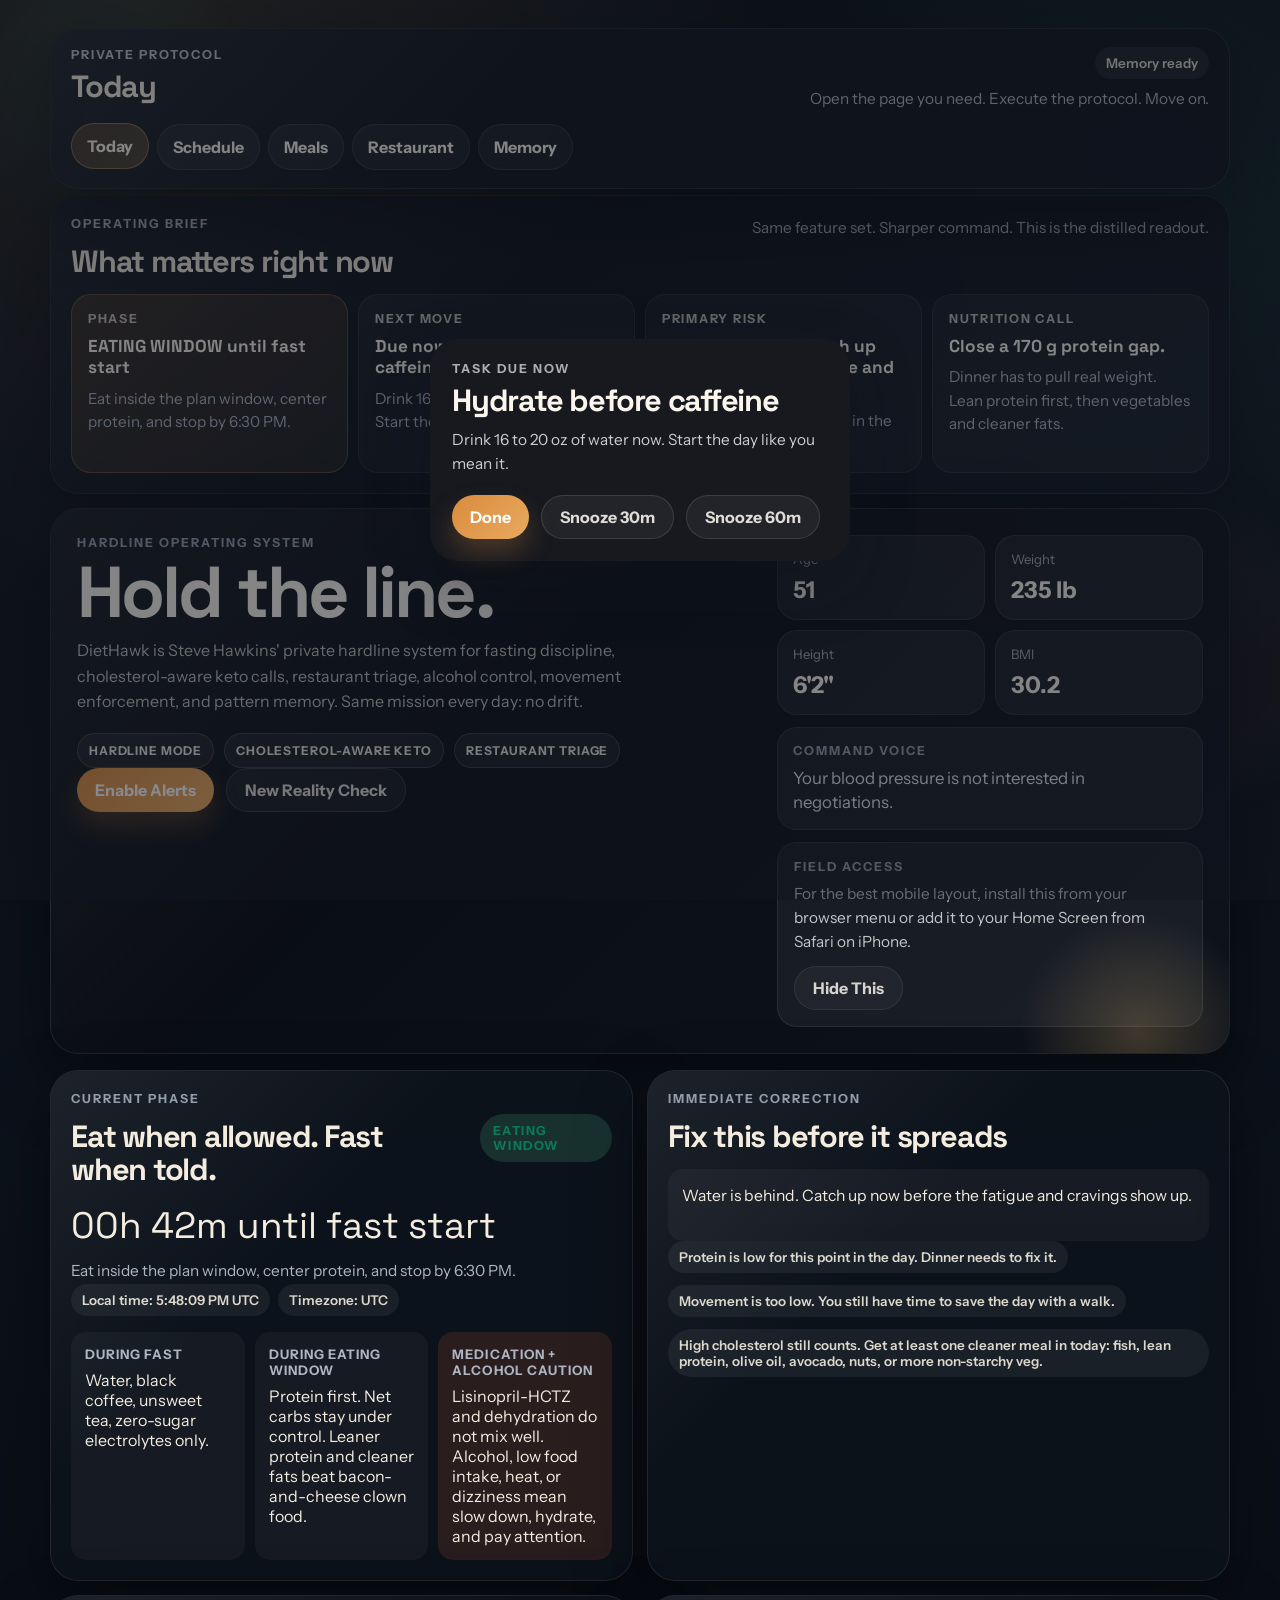
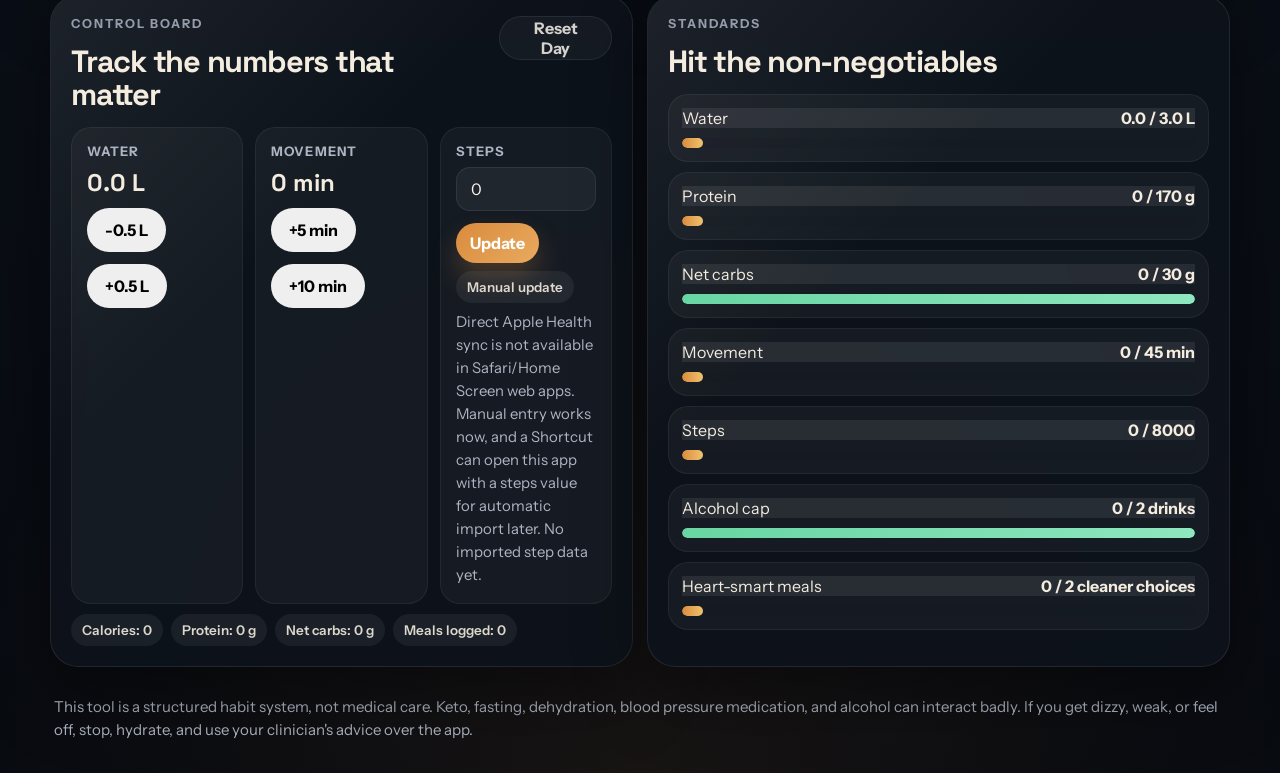
<file: index.html>
<!DOCTYPE html>
<html lang="en">
  <head>
    <meta charset="UTF-8" />
    <meta name="viewport" content="width=device-width, initial-scale=1.0, viewport-fit=cover" />
    <meta name="theme-color" content="#0b1018" />
    <meta name="apple-mobile-web-app-capable" content="yes" />
    <meta name="apple-mobile-web-app-status-bar-style" content="black-translucent" />
    <meta name="apple-mobile-web-app-title" content="DietHawk" />
    <meta
      name="description"
      content="DietHawk is Steve Hawkins' direct, mobile-first keto, fasting, cholesterol-aware, movement, and tracking guide."
    />
    <title>DietHawk | Steve's Keto Command</title>
    <link rel="manifest" href="./manifest.webmanifest" />
    <link rel="icon" href="./icon.svg" type="image/svg+xml" />
    <link rel="apple-touch-icon" href="./icon.svg" />
    <link rel="preconnect" href="https://fonts.googleapis.com" />
    <link rel="preconnect" href="https://fonts.gstatic.com" crossorigin />
    <link
      href="https://fonts.googleapis.com/css2?family=Instrument+Sans:wght@400;500;600;700&family=Space+Grotesk:wght@500;700&display=swap"
      rel="stylesheet"
    />
    <link rel="stylesheet" href="./styles.css" />
    <script src="./app.js" defer></script>
  </head>
  <body data-page="today">
    <div class="ambient ambient-one"></div>
    <div class="ambient ambient-two"></div>

    <main class="app-shell">
      <nav class="page-menu panel" aria-label="DietHawk sections">
        <div class="page-menu-top">
          <div>
            <p class="eyebrow">Private Protocol</p>
            <h2 id="current-page-label">Today</h2>
          </div>
          <div class="page-menu-side">
            <span class="warning-chip memory-sync-chip idle" id="memory-sync-status">Memory ready</span>
            <p class="support-text page-menu-copy">Open the page you need. Execute the protocol. Move on.</p>
          </div>
        </div>
        <div class="page-links" role="tablist" aria-label="DietHawk pages">
          <a class="page-link active" data-page-link="today" href="./index.html">Today</a>
          <a class="page-link" data-page-link="schedule" href="./schedule.html">Schedule</a>
          <a class="page-link" data-page-link="meals" href="./meals.html">Meals</a>
          <a class="page-link" data-page-link="restaurant" href="./restaurant.html">Restaurant</a>
          <a class="page-link" data-page-link="memory" href="./memory.html">Memory</a>
        </div>
      </nav>

      <section class="brief-band panel" data-page-section="today" aria-label="Today's operating brief">
        <div class="panel-head compact brief-head">
          <div>
            <p class="eyebrow">Operating Brief</p>
            <h2>What matters right now</h2>
          </div>
          <p class="support-text brief-intro">Same feature set. Sharper command. This is the distilled readout.</p>
        </div>
        <div class="brief-grid">
          <article class="brief-card brief-card-primary">
            <span class="brief-kicker">Phase</span>
            <strong class="brief-value" id="brief-phase-line">Loading phase...</strong>
            <p class="brief-note" id="brief-phase-note"></p>
          </article>
          <article class="brief-card">
            <span class="brief-kicker">Next move</span>
            <strong class="brief-value" id="brief-task-line">Loading next task...</strong>
            <p class="brief-note" id="brief-task-note"></p>
          </article>
          <article class="brief-card">
            <span class="brief-kicker">Primary risk</span>
            <strong class="brief-value" id="brief-risk-line">Loading risk...</strong>
            <p class="brief-note" id="brief-risk-note"></p>
          </article>
          <article class="brief-card">
            <span class="brief-kicker">Nutrition call</span>
            <strong class="brief-value" id="brief-nutrition-line">Loading nutrition call...</strong>
            <p class="brief-note" id="brief-nutrition-note"></p>
          </article>
        </div>
      </section>

      <header class="hero panel" data-page-section="today">
        <div class="hero-copy">
          <p class="eyebrow">Hardline Operating System</p>
          <h1>Hold the line.</h1>
          <p class="hero-lead">
            DietHawk is Steve Hawkins' private hardline system for fasting discipline, cholesterol-aware keto calls,
            restaurant triage, alcohol control, movement enforcement, and pattern memory. Same mission every day: no drift.
          </p>
          <div class="hero-signature" aria-label="DietHawk operating signature">
            <span class="signature-chip">Hardline mode</span>
            <span class="signature-chip">Cholesterol-aware keto</span>
            <span class="signature-chip">Restaurant triage</span>
          </div>
          <div class="hero-actions">
            <button class="primary-button" id="enable-notifications" type="button">Enable Alerts</button>
            <button class="secondary-button" id="refresh-mindset" type="button">New Reality Check</button>
          </div>
        </div>

        <div class="hero-side">
          <section class="profile-grid" aria-label="Profile stats">
            <article class="mini-stat">
              <span class="mini-label">Age</span>
              <strong id="profile-age">51</strong>
            </article>
            <article class="mini-stat">
              <span class="mini-label">Weight</span>
              <strong>235 lb</strong>
            </article>
            <article class="mini-stat">
              <span class="mini-label">Height</span>
              <strong>6'2&quot;</strong>
            </article>
            <article class="mini-stat">
              <span class="mini-label">BMI</span>
              <strong id="profile-bmi">30.2</strong>
            </article>
          </section>

          <section class="mindset-card">
            <p class="eyebrow">Command Voice</p>
            <p id="mindset-message" class="mindset-message"></p>
          </section>

          <section class="install-card" id="install-card">
            <p class="eyebrow">Field Access</p>
            <p id="install-message" class="install-message">
              Open this in Safari, tap Share, then Add to Home Screen. That gives the cleanest full-screen iPhone layout.
            </p>
            <button class="ghost-button install-dismiss" id="dismiss-install" type="button">Hide This</button>
          </section>
        </div>
      </header>

      <section class="command-grid" data-page-section="today">
        <article class="panel phase-panel">
          <div class="panel-head">
            <div>
              <p class="eyebrow">Current Phase</p>
              <h2>Eat when allowed. Fast when told.</h2>
            </div>
            <span class="phase-badge" id="phase-badge">FASTING</span>
          </div>
          <p id="phase-countdown" class="countdown">00h 00m until eating window</p>
          <p id="phase-instruction" class="support-text"></p>
          <div class="clock-row">
            <span class="warning-chip" id="local-time-display">Local time</span>
            <span class="warning-chip" id="time-zone-display">Timezone</span>
          </div>

          <div class="rule-list">
            <article class="rule-card">
              <span class="rule-title">During fast</span>
              <p>Water, black coffee, unsweet tea, zero-sugar electrolytes only.</p>
            </article>
            <article class="rule-card">
              <span class="rule-title">During eating window</span>
              <p>Protein first. Net carbs stay under control. Leaner protein and cleaner fats beat bacon-and-cheese clown food.</p>
            </article>
            <article class="rule-card rule-card-warning">
              <span class="rule-title">Medication + alcohol caution</span>
              <p>
                Lisinopril-HCTZ and dehydration do not mix well. Alcohol, low food intake,
                heat, or dizziness mean slow down, hydrate, and pay attention.
              </p>
            </article>
          </div>
        </article>

        <article class="panel warning-panel">
          <div class="panel-head compact">
            <div>
              <p class="eyebrow">Immediate Correction</p>
              <h2>Fix this before it spreads</h2>
            </div>
          </div>
          <p id="warning-message" class="warning-message"></p>
          <div class="warning-chips" id="warning-chips"></div>
        </article>

        <article class="panel tracker-panel">
          <div class="panel-head compact">
            <div>
              <p class="eyebrow">Control Board</p>
              <h2>Track the numbers that matter</h2>
            </div>
            <button class="ghost-button" id="reset-day" type="button">Reset Day</button>
          </div>

          <div class="tracker-grid">
            <section class="tracker-card">
              <span class="tracker-label">Water</span>
              <strong id="water-value">0.0 L</strong>
              <div class="tracker-actions">
                <button data-action="water-adjust" data-amount="-0.5" type="button">-0.5 L</button>
                <button data-action="water-adjust" data-amount="0.5" type="button">+0.5 L</button>
              </div>
            </section>

            <section class="tracker-card">
              <span class="tracker-label">Movement</span>
              <strong id="movement-value">0 min</strong>
              <div class="tracker-actions">
                <button data-action="movement-adjust" data-amount="5" type="button">+5 min</button>
                <button data-action="movement-adjust" data-amount="10" type="button">+10 min</button>
              </div>
            </section>

            <section class="tracker-card tracker-card-wide">
              <label class="tracker-label" for="steps-input">Steps</label>
              <div class="steps-row">
                <input id="steps-input" type="number" min="0" step="100" inputmode="numeric" />
                <button class="primary-button small" id="save-steps" type="button">Update</button>
              </div>
              <div class="warning-chips steps-meta">
                <span class="warning-chip" id="steps-source-chip">Manual update</span>
              </div>
              <p id="steps-sync-note" class="support-text steps-sync-note">
                Direct Apple Health sync is not available in a GitHub Pages web app. Manual entry works now, and Shortcut imports can bridge it later.
              </p>
            </section>
          </div>

          <div class="totals-grid" id="totals-grid" aria-label="Macro totals"></div>
        </article>

        <article class="panel goals-panel">
          <div class="panel-head compact">
            <div>
              <p class="eyebrow">Standards</p>
              <h2>Hit the non-negotiables</h2>
            </div>
          </div>
          <div id="goals-list" class="goals-list"></div>
        </article>
      </section>

      <section class="command-grid timer-grid" data-page-section="schedule">
        <article class="panel sitstand-panel">
          <div class="panel-head compact">
            <div>
              <p class="eyebrow">Sit/Stand Timer</p>
              <h2>Next posture change</h2>
            </div>
            <span class="timer-pill ready" id="sitstand-status">READY</span>
          </div>
          <p id="sitstand-countdown" class="countdown">00h 00m</p>
          <p id="sitstand-instruction" class="support-text"></p>
          <div class="warning-chips">
            <span class="warning-chip" id="sitstand-next-time"></span>
            <span class="warning-chip" id="sitstand-snoozes"></span>
          </div>
        </article>

        <article class="panel movement-timer-panel">
          <div class="panel-head compact">
            <div>
              <p class="eyebrow">Movement Timer</p>
              <h2>Quick movement block</h2>
            </div>
            <button class="ghost-button" id="new-quick-move" type="button">New Quick Move</button>
          </div>
          <div class="timer-stack">
            <span class="timer-pill ready" id="movement-timer-state">READY</span>
            <p id="movement-timer-countdown" class="countdown">Ready</p>
            <p id="movement-timer-instruction" class="support-text"></p>
          </div>
          <article class="quick-move-card">
            <span class="move-tag">Do this now</span>
            <h3 id="quick-move-title"></h3>
            <p id="quick-move-text"></p>
          </article>
          <div class="timer-controls">
            <button class="primary-button small" data-movement-minutes="2" type="button">Start 2m</button>
            <button class="primary-button small" data-movement-minutes="5" type="button">Start 5m</button>
            <button class="primary-button small" data-movement-minutes="10" type="button">Start 10m</button>
            <button class="primary-button small" id="complete-movement-timer" type="button">Count It</button>
            <button class="ghost-button" id="reset-movement-timer" type="button">Reset</button>
          </div>
          <p id="scheduled-movement-summary" class="support-text"></p>
        </article>
      </section>

      <section class="panel schedule-panel" data-page-section="schedule">
        <div class="panel-head compact">
          <div>
            <p class="eyebrow">Task Queue</p>
            <h2>Do it when the clock says so</h2>
          </div>
        </div>
        <div class="task-subhead">
          <p id="next-task-summary" class="support-text"></p>
          <p class="support-text">Each task gets two snoozes max. Pick 30 or 60 minutes and get back to work.</p>
        </div>
        <div id="task-list" class="task-list"></div>
      </section>

      <section class="panel timeline-panel" data-page-section="schedule">
        <div class="panel-head compact">
          <div>
            <p class="eyebrow">Day Plan</p>
            <h2>Default schedule for Steve</h2>
          </div>
        </div>
        <div id="timeline-list" class="timeline-list"></div>
      </section>

      <section class="meal-layout" data-page-section="meals">
        <article class="panel meal-panel">
          <div class="panel-head compact">
            <div>
              <p class="eyebrow">Breakfast</p>
              <h2>Break the fast properly</h2>
            </div>
          </div>
          <div id="breakfast-meals" class="meal-grid"></div>
        </article>

        <article class="panel meal-panel">
          <div class="panel-head compact">
            <div>
              <p class="eyebrow">Lunch</p>
              <h2>Protein and satiety first</h2>
            </div>
          </div>
          <div id="lunch-meals" class="meal-grid"></div>
        </article>

        <article class="panel meal-panel">
          <div class="panel-head compact">
            <div>
              <p class="eyebrow">Dinner</p>
              <h2>Finish strong and close the kitchen</h2>
            </div>
          </div>
          <div id="dinner-meals" class="meal-grid"></div>
        </article>

        <article class="panel meal-panel">
          <div class="panel-head compact">
            <div>
              <p class="eyebrow">Snack</p>
              <h2>Only if it keeps the plan intact</h2>
            </div>
          </div>
          <div id="snack-meals" class="meal-grid"></div>
        </article>
      </section>

      <section class="command-grid lower-grid" data-page-section="meals">
        <article class="panel move-panel">
          <div class="panel-head compact">
            <div>
              <p class="eyebrow">Office And Home Moves</p>
              <h2>Move before you feel like it</h2>
            </div>
            <button class="ghost-button" id="new-move" type="button">New Move</button>
          </div>
          <div class="move-grid">
            <section class="move-card move-card-accent">
              <span class="move-tag">Next office drill</span>
              <h3 id="office-move-title"></h3>
              <p id="office-move-text"></p>
            </section>
            <section class="move-card">
              <span class="move-tag">Next home drill</span>
              <h3 id="home-move-title"></h3>
              <p id="home-move-text"></p>
            </section>
          </div>
        </article>

        <article class="panel alcohol-panel">
          <div class="panel-head compact">
            <div>
              <p class="eyebrow">Alcohol Monitor</p>
              <h2>Log every drink or stop pretending</h2>
            </div>
          </div>
          <div id="drink-buttons" class="drink-buttons"></div>
          <div class="alcohol-summary">
            <div class="alcohol-stat">
              <span class="tracker-label">Standard drinks</span>
              <strong id="drink-count">0</strong>
            </div>
            <div class="alcohol-stat">
              <span class="tracker-label">Alcohol calories</span>
              <strong id="drink-calories">0</strong>
            </div>
            <div class="alcohol-stat">
              <span class="tracker-label">Alcohol carbs</span>
              <strong id="drink-carbs">0 g</strong>
            </div>
          </div>
          <p id="alcohol-warning" class="warning-message minor"></p>
          <p class="support-text alcohol-learning-copy">
            Preset buttons track the standard stuff and teach the app your usual pattern. If you drank something else, type it so the memory stops guessing.
          </p>
          <div class="learning-inline">
            <input id="actual-drink-input" type="text" placeholder="Old fashioned, tequila soda, dry martini" autocomplete="off" />
            <button class="primary-button small" id="save-actual-drink" type="button">Learn drink</button>
          </div>
          <div id="actual-drink-learning-list" class="restaurant-option-list compact-learning-list"></div>
        </article>

        <article class="panel learning-panel">
          <div class="panel-head compact">
            <div>
              <p class="eyebrow">Actual Meal Learning</p>
              <h2>Tell the app what you really ate</h2>
            </div>
          </div>
          <p class="support-text">
            If the suggestions were close but not right, type the actual meal. This teaches preferences without pretending the macro guess was accurate.
          </p>
          <div class="learning-form">
            <label class="restaurant-field">
              <span>Meal slot</span>
              <select id="actual-meal-context">
                <option value="breakfast">Breakfast</option>
                <option value="lunch">Lunch</option>
                <option value="dinner">Dinner</option>
                <option value="snack">Snack</option>
                <option value="restaurant">Restaurant</option>
              </select>
            </label>
            <label class="restaurant-field restaurant-field-wide">
              <span>What I actually ate</span>
              <input id="actual-meal-input" type="text" placeholder="Turkey lettuce wrap, salmon salad, steak bowl no rice" autocomplete="off" />
            </label>
          </div>
          <div class="restaurant-actions">
            <button class="primary-button small" id="save-actual-meal" type="button">Learn this meal</button>
          </div>
          <div id="actual-meal-learning-list" class="restaurant-option-list"></div>
        </article>
      </section>

      <section class="panel restaurant-panel" data-page-section="restaurant">
        <div class="restaurant-command-surface">
          <div class="restaurant-story">
            <div class="panel-head compact restaurant-head">
              <div>
                <p class="eyebrow">Restaurant Audit</p>
                <h2>Order without freelancing</h2>
              </div>
              <span class="timer-pill ready" id="restaurant-phase-badge">CHECK MENU</span>
            </div>
            <div class="warning-chips restaurant-status-chips">
              <span class="warning-chip" id="restaurant-context-chip">Schedule context</span>
              <span class="warning-chip" id="restaurant-source-chip">No menu loaded yet</span>
            </div>
            <div class="restaurant-results restaurant-decision-stack">
              <p class="restaurant-verdict idle" id="restaurant-verdict">
                No restaurant checked yet. Give me a name, a URL, or pasted menu text.
              </p>
              <p class="support-text restaurant-notes" id="restaurant-notes">
                Restaurant name alone is enough for a best-effort lookup. A direct menu URL is faster, and pasted menu text is the fallback when the website is a mess.
              </p>
            </div>
            <div class="restaurant-support-grid">
              <article class="restaurant-brief-card">
                <p class="eyebrow">Remembered here</p>
                <h3>What this place already taught you</h3>
                <p class="support-text restaurant-memory-brief" id="restaurant-memory-brief">
                  Type a restaurant name and the saved safe bets plus prior rejections will show here.
                </p>
              </article>
              <article class="restaurant-brief-card restaurant-brief-card-tool">
                <p class="eyebrow">Capture status</p>
                <h3>Bring me a readable menu</h3>
                <div class="warning-chips restaurant-photo-chips">
                  <span class="warning-chip" id="restaurant-photo-chip">No screenshot selected</span>
                  <span class="warning-chip" id="restaurant-ocr-chip">OCR idle</span>
                </div>
                <p class="support-text restaurant-brief-note">
                  Name only works. Direct menu URL is cleaner. Paste text when the site is junk.
                </p>
              </article>
            </div>
          </div>

          <aside class="restaurant-tool-panel">
            <p class="eyebrow">Audit inputs</p>
            <h3>Run the menu through the grinder</h3>
            <p class="support-text restaurant-intro">
              Type only the restaurant name and hit Audit Menu. Or take a menu screenshot right here. The app will read the photo in-browser, drop the text into the audit, and tell you what is actually safe to order.
            </p>
            <div class="restaurant-form">
              <label class="restaurant-field">
                <span>Restaurant name</span>
                <input id="restaurant-name" type="text" placeholder="Chipotle, Texas Roadhouse, Chick-fil-A" autocomplete="off" />
              </label>
              <label class="restaurant-field">
                <span>Menu URL (optional)</span>
                <input id="restaurant-url" type="url" placeholder="Optional: https://restaurant.com/menu" autocomplete="off" />
              </label>
              <label class="restaurant-field restaurant-field-wide restaurant-photo-field">
                <span>Menu screenshot or photo</span>
                <input id="restaurant-photo-input" type="file" accept="image/*" capture="environment" />
                <small class="restaurant-field-note">
                  Take the shot. OCR runs in the browser and the audit starts automatically.
                </small>
              </label>
              <label class="restaurant-field restaurant-field-wide">
                <span>Paste menu text if the site is annoying</span>
                <textarea
                  id="restaurant-menu-text"
                  rows="6"
                  placeholder="OCR text lands here automatically. You can also paste menu text here if the site is a pain."
                ></textarea>
              </label>
            </div>
            <div class="restaurant-actions">
              <button class="primary-button" id="analyze-restaurant" type="button">Audit Menu</button>
              <button class="ghost-button" id="clear-restaurant" type="button">Clear</button>
            </div>
          </aside>
        </div>

        <div class="restaurant-recommendation-grid">
          <section class="restaurant-column restaurant-primary-lane">
            <div class="restaurant-section-head">
              <div>
                <p class="eyebrow">Best bets</p>
                <h3>Order one of these</h3>
              </div>
              <p class="support-text">This is the main lane. Pick the cleanest option and stop there.</p>
            </div>
            <div id="restaurant-good-options" class="restaurant-option-list"></div>
          </section>

          <section class="restaurant-column restaurant-alternate-lane">
            <div class="restaurant-section-head">
              <div>
                <p class="eyebrow">Alternates</p>
                <h3>If the first call is not for you</h3>
              </div>
              <p class="support-text">Reject a suggestion and rotate to the next least-stupid option.</p>
            </div>
            <div id="restaurant-alternate-options" class="restaurant-option-list"></div>
          </section>
        </div>

        <section class="restaurant-secondary-section">
          <div class="restaurant-section-head restaurant-section-head-secondary">
            <div>
              <p class="eyebrow">Avoid list</p>
              <h3>Leave these alone</h3>
            </div>
            <p class="support-text">Visible, but secondary. These are the obvious carb wrecks and trap orders.</p>
          </div>
          <div id="restaurant-bad-options" class="restaurant-option-list"></div>
        </section>
      </section>

      <section class="panel memory-panel" data-page-section="memory">
        <div class="panel-head compact memory-head">
          <div>
            <p class="eyebrow">Operator Dossier</p>
            <h2>What Steve already has under control</h2>
          </div>
        </div>
        <p id="memory-overview" class="support-text memory-overview">
          This is the v2 memory layer. Repeated meals and restaurant audits now persist across days instead of resetting at midnight.
        </p>

        <div class="memory-brief-grid">
          <article class="memory-dossier-card">
            <p class="eyebrow">Current restaurant dossier</p>
            <h3>What the latest restaurant already taught you</h3>
            <div id="restaurant-memory-callout" class="memory-callout">
              Type a restaurant name or run an audit and the memory layer will start stacking repeated safe bets here.
            </div>
          </article>

          <article class="memory-dossier-card">
            <p class="eyebrow">Recent reads</p>
            <h3>Latest restaurant audits</h3>
            <div id="memory-recent-audits" class="restaurant-option-list"></div>
          </article>
        </div>

        <div class="memory-playbook-grid">
          <section class="restaurant-column memory-module memory-module-primary">
            <div class="memory-section-head">
              <div>
                <p class="eyebrow">Default orders</p>
                <h3>Repeated actual orders</h3>
              </div>
              <p class="support-text">These are the restaurant calls Steve already proved he will actually make.</p>
            </div>
            <div id="memory-order-list" class="restaurant-option-list"></div>
          </section>

          <section class="restaurant-column memory-module">
            <div class="memory-section-head">
              <div>
                <p class="eyebrow">Restaurant wins</p>
                <h3>Favorite restaurants</h3>
              </div>
              <p class="support-text">Repeated places and the workable picks attached to them.</p>
            </div>
            <div id="memory-restaurant-list" class="restaurant-option-list"></div>
          </section>

          <section class="restaurant-column memory-module">
            <div class="memory-section-head">
              <div>
                <p class="eyebrow">Drink repeats</p>
                <h3>Recurring drinks</h3>
              </div>
              <p class="support-text">Use this as pattern recognition, not permission.</p>
            </div>
            <div id="memory-drink-list" class="restaurant-option-list"></div>
          </section>

          <section class="restaurant-column memory-module">
            <div class="memory-section-head">
              <div>
                <p class="eyebrow">Meal repeats</p>
                <h3>Recurring meals</h3>
              </div>
              <p class="support-text">Lean on the meals that already survived repetition.</p>
            </div>
            <div id="memory-meal-list" class="restaurant-option-list"></div>
          </section>
        </div>

        <section class="restaurant-column memory-wide-column memory-avoid-module">
          <div class="memory-section-head">
            <div>
              <p class="eyebrow">Avoid list</p>
              <h3>Flag these on sight</h3>
            </div>
            <p class="support-text">Add foods Steve wants flagged so meals and restaurant calls stop pretending he likes them.</p>
          </div>
          <div class="memory-disliked-controls">
            <input id="disliked-food-input" type="text" placeholder="Onions, blue cheese, pork rinds" autocomplete="off" />
            <button class="primary-button small" id="add-disliked-food" type="button">Add</button>
          </div>
          <div id="memory-disliked-list" class="warning-chips memory-chip-list"></div>
        </section>

        <section class="memory-maintenance">
          <div class="memory-section-head">
            <div>
              <p class="eyebrow">Maintenance</p>
              <h3>Raw counts and cleanup</h3>
            </div>
            <p class="support-text">Export and clear still exist. They just no longer lead the page.</p>
          </div>
          <div class="warning-chips memory-stats-chips">
            <span class="warning-chip" id="memory-stats-restaurants">0 favorite restaurants</span>
            <span class="warning-chip" id="memory-stats-audits">0 recent audits</span>
            <span class="warning-chip" id="memory-stats-meals">0 recurring meals</span>
            <span class="warning-chip" id="memory-stats-orders">0 repeated actual orders</span>
            <span class="warning-chip" id="memory-stats-drinks">0 recurring drinks</span>
            <span class="warning-chip" id="memory-stats-dislikes">0 disliked foods</span>
          </div>
          <div class="restaurant-actions memory-maintenance-actions">
            <button class="ghost-button" id="export-memory" type="button">Export Memory</button>
            <button class="ghost-button" id="clear-memory" type="button">Clear Memory</button>
          </div>
        </section>
      </section>

      <section class="panel motivation-panel" data-page-section="memory">
        <div class="panel-head compact">
          <div>
            <p class="eyebrow">Daily Motivation</p>
            <h2>Use pressure without the excuses</h2>
          </div>
        </div>
        <div class="motivation-grid">
          <article class="quote-card">
            <h3>Direct self-talk</h3>
            <ul class="quote-list">
              <li>Discipline first. Mood can show up later.</li>
              <li>Your blood pressure does not care how unmotivated you feel.</li>
              <li>The next ten minutes matter more than the last ten mistakes.</li>
              <li>Be strong and present for the people you love. Prove it with this meal and this walk.</li>
            </ul>
          </article>
          <article class="quote-card quote-card-accent">
            <h3>Daily targets</h3>
            <ul class="quote-list">
              <li>Fasting window: 6:30 PM to 10:30 AM.</li>
              <li>Protein target: 170 g.</li>
              <li>Net carbs cap: 30 g.</li>
              <li>Water target: 3.0 L minimum.</li>
              <li>Movement target: 45 minutes and 8,000 steps.</li>
            </ul>
          </article>
        </div>
      </section>

      <footer class="footer-note">
        <p>
          This tool is a structured habit system, not medical care. Keto, fasting, dehydration,
          blood pressure medication, and alcohol can interact badly. If you get dizzy, weak, or feel off,
          stop, hydrate, and use your clinician's advice over the app.
        </p>
      </footer>
    </main>

    <div id="toast" class="toast" aria-live="polite"></div>

    <div id="task-modal" class="modal hidden" aria-hidden="true">
      <div class="modal-card" role="dialog" aria-modal="true" aria-labelledby="task-modal-title">
        <p class="eyebrow">Task due now</p>
        <h2 id="task-modal-title"></h2>
        <p id="task-modal-body" class="support-text"></p>
        <div class="modal-actions">
          <button class="primary-button" id="modal-done" type="button">Done</button>
          <button class="secondary-button" id="modal-snooze-30" type="button">Snooze 30m</button>
          <button class="secondary-button" id="modal-snooze-60" type="button">Snooze 60m</button>
        </div>
      </div>
    </div>
  </body>
</html>
</file>
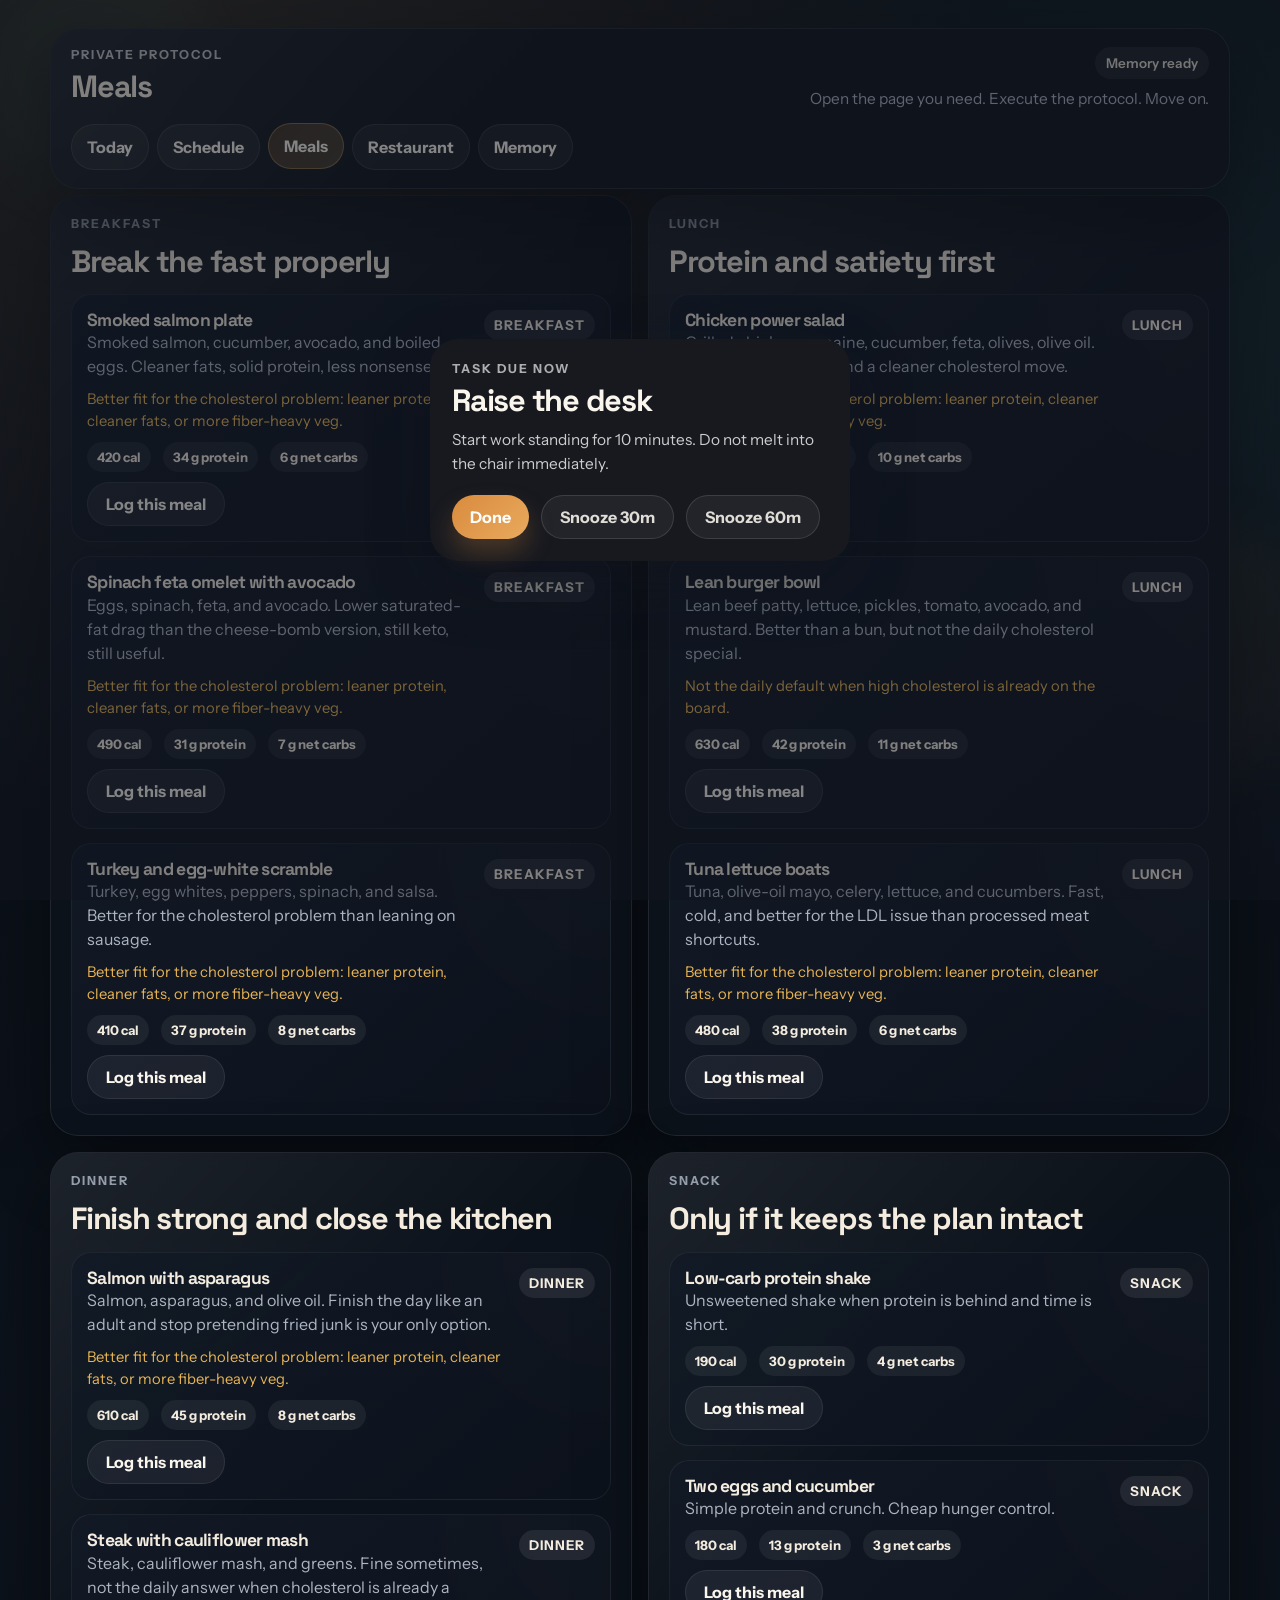
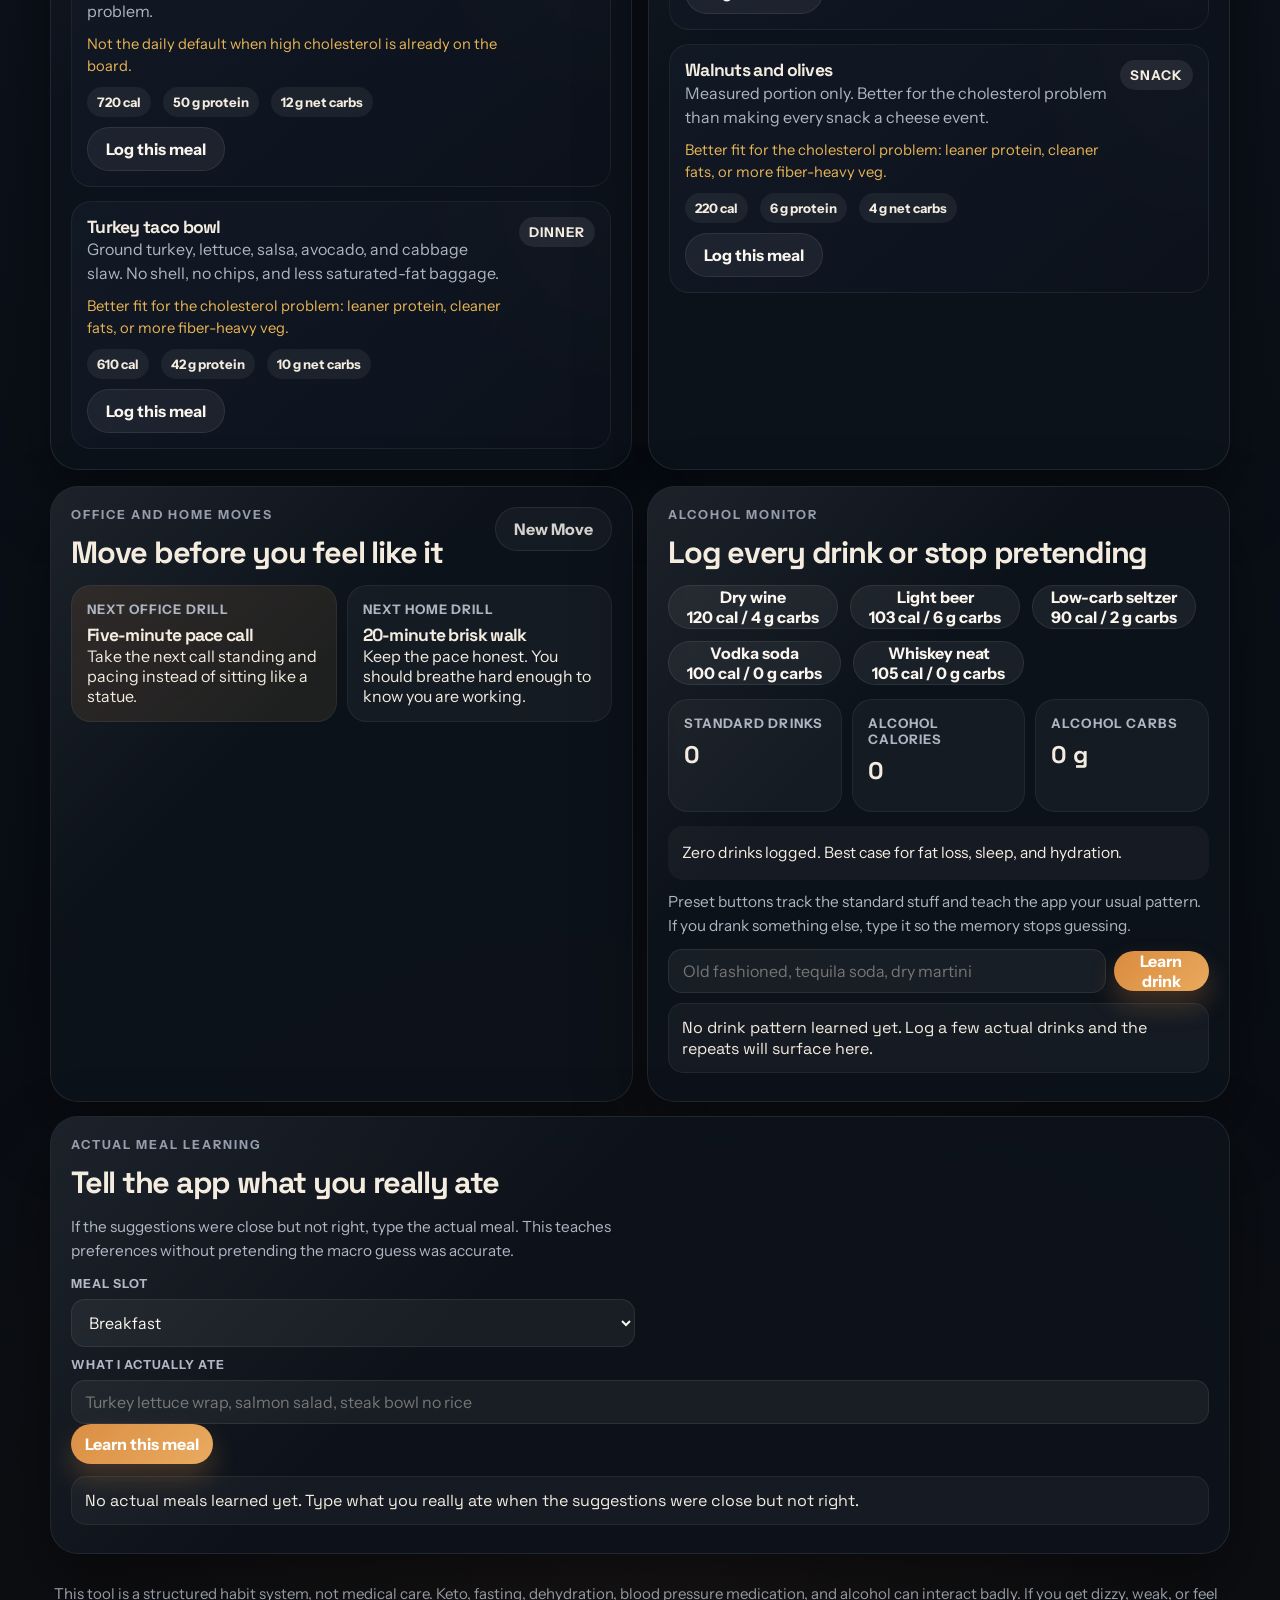
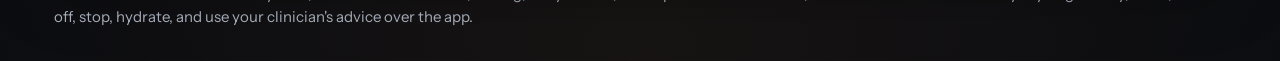
<file: meals.html>
<!DOCTYPE html>
<html lang="en">
  <head>
    <meta charset="UTF-8" />
    <meta name="viewport" content="width=device-width, initial-scale=1.0, viewport-fit=cover" />
    <meta name="theme-color" content="#0b1018" />
    <meta name="apple-mobile-web-app-capable" content="yes" />
    <meta name="apple-mobile-web-app-status-bar-style" content="black-translucent" />
    <meta name="apple-mobile-web-app-title" content="DietHawk" />
    <meta
      name="description"
      content="DietHawk is Steve Hawkins' direct, mobile-first keto, fasting, cholesterol-aware, movement, and tracking guide."
    />
    <title>DietHawk | Meals</title>
    <link rel="manifest" href="./manifest.webmanifest" />
    <link rel="icon" href="./icon.svg" type="image/svg+xml" />
    <link rel="apple-touch-icon" href="./icon.svg" />
    <link rel="preconnect" href="https://fonts.googleapis.com" />
    <link rel="preconnect" href="https://fonts.gstatic.com" crossorigin />
    <link
      href="https://fonts.googleapis.com/css2?family=Instrument+Sans:wght@400;500;600;700&family=Space+Grotesk:wght@500;700&display=swap"
      rel="stylesheet"
    />
    <link rel="stylesheet" href="./styles.css" />
    <script src="./page-loader.js" defer></script>
  </head>
  <body data-page="meals">
    <main class="app-shell">
      <section class="panel" style="padding: 22px; margin-top: 24px;">
        <p class="eyebrow">Loading</p>
        <h1>DietHawk</h1>
        <p class="support-text">Loading the meals page.</p>
      </section>
    </main>
  </body>
</html>
</file>
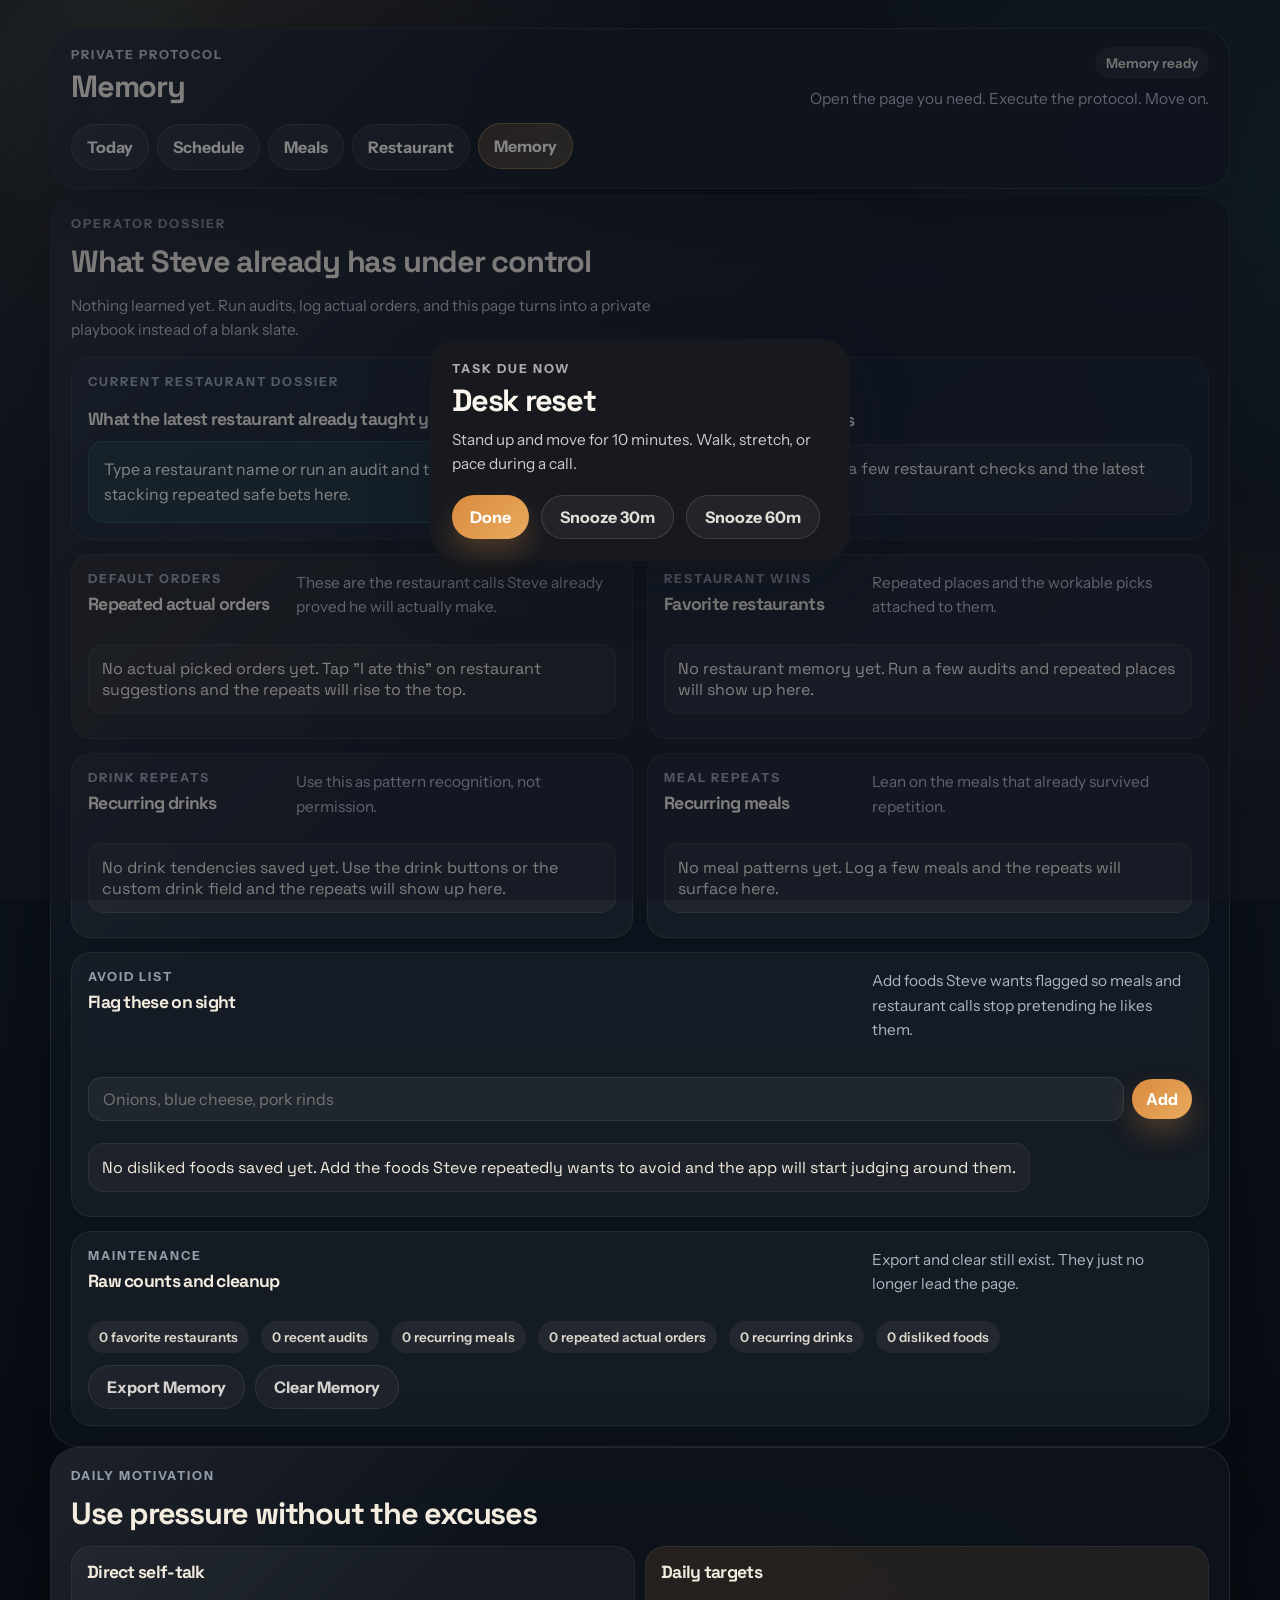
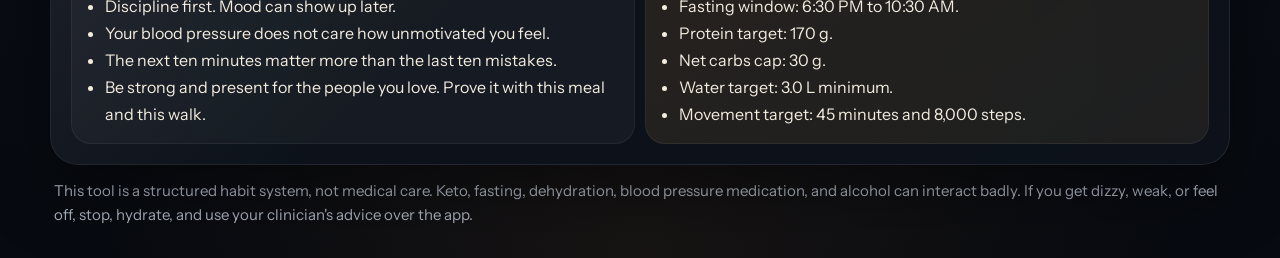
<file: memory.html>
<!DOCTYPE html>
<html lang="en">
  <head>
    <meta charset="UTF-8" />
    <meta name="viewport" content="width=device-width, initial-scale=1.0, viewport-fit=cover" />
    <meta name="theme-color" content="#0b1018" />
    <meta name="apple-mobile-web-app-capable" content="yes" />
    <meta name="apple-mobile-web-app-status-bar-style" content="black-translucent" />
    <meta name="apple-mobile-web-app-title" content="DietHawk" />
    <meta
      name="description"
      content="DietHawk is Steve Hawkins' direct, mobile-first keto, fasting, cholesterol-aware, movement, and tracking guide."
    />
    <title>DietHawk | Memory</title>
    <link rel="manifest" href="./manifest.webmanifest" />
    <link rel="icon" href="./icon.svg" type="image/svg+xml" />
    <link rel="apple-touch-icon" href="./icon.svg" />
    <link rel="preconnect" href="https://fonts.googleapis.com" />
    <link rel="preconnect" href="https://fonts.gstatic.com" crossorigin />
    <link
      href="https://fonts.googleapis.com/css2?family=Instrument+Sans:wght@400;500;600;700&family=Space+Grotesk:wght@500;700&display=swap"
      rel="stylesheet"
    />
    <link rel="stylesheet" href="./styles.css" />
    <script src="./page-loader.js" defer></script>
  </head>
  <body data-page="memory">
    <main class="app-shell">
      <section class="panel" style="padding: 22px; margin-top: 24px;">
        <p class="eyebrow">Loading</p>
        <h1>DietHawk</h1>
        <p class="support-text">Loading the memory page.</p>
      </section>
    </main>
  </body>
</html>
</file>
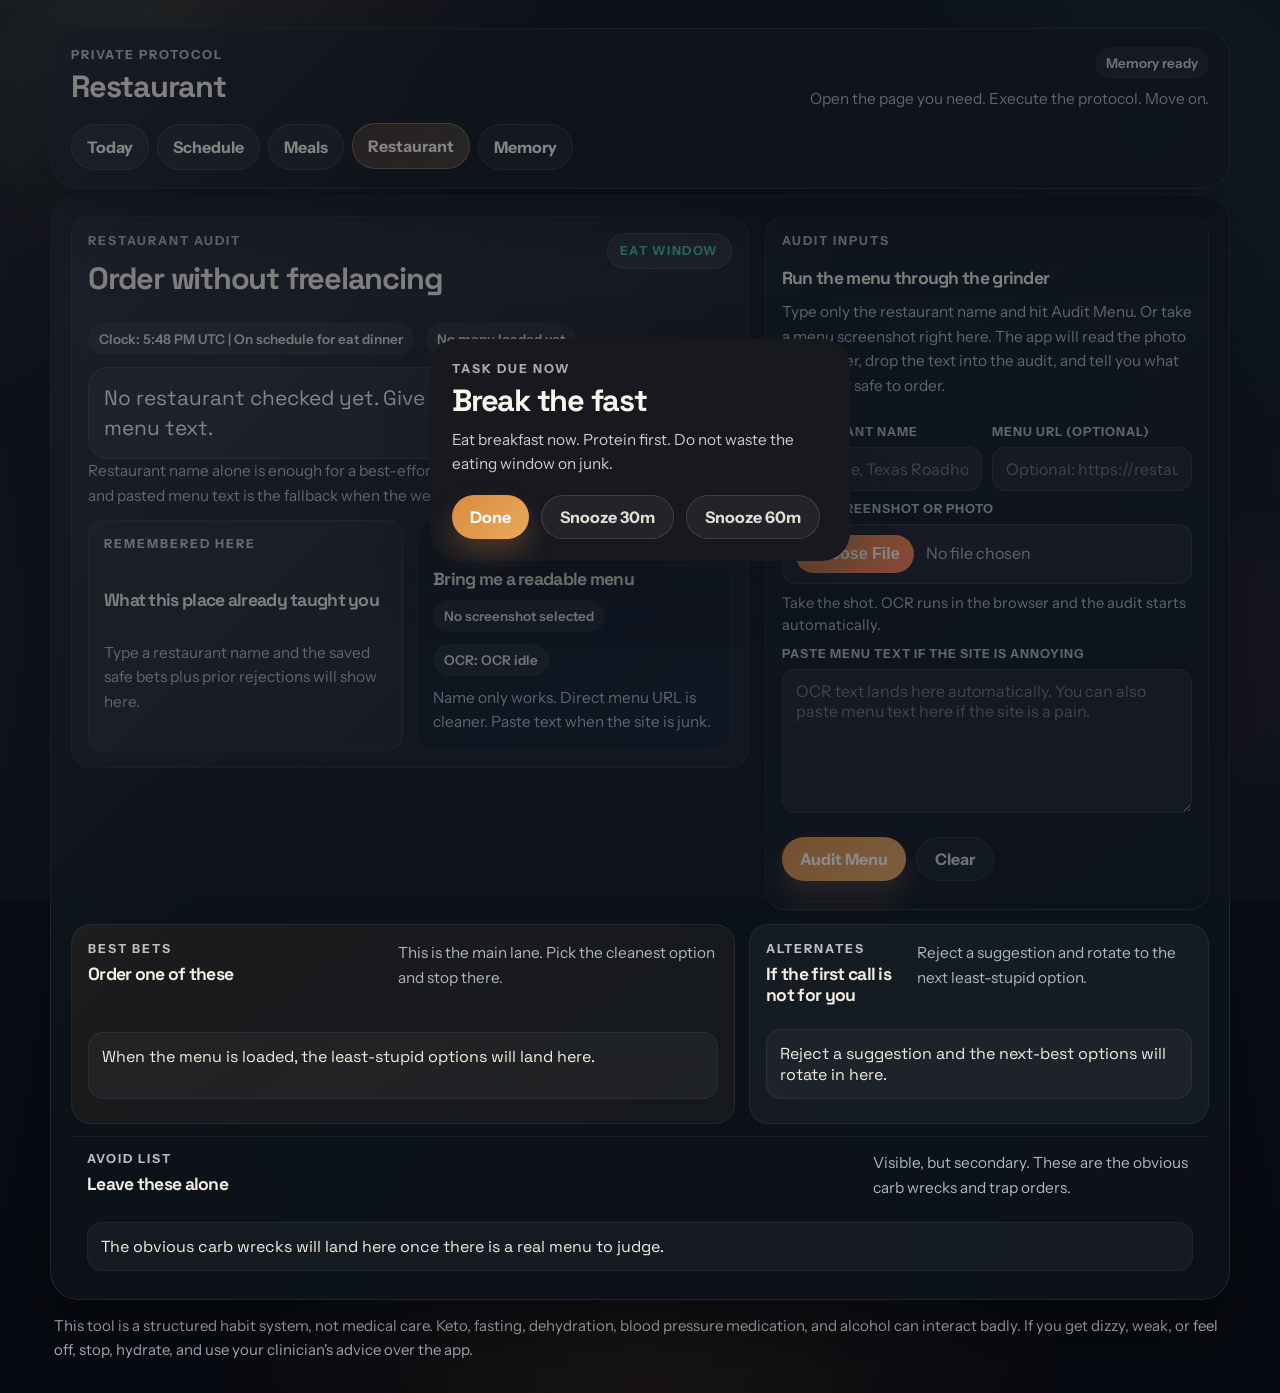
<file: restaurant.html>
<!DOCTYPE html>
<html lang="en">
  <head>
    <meta charset="UTF-8" />
    <meta name="viewport" content="width=device-width, initial-scale=1.0, viewport-fit=cover" />
    <meta name="theme-color" content="#0b1018" />
    <meta name="apple-mobile-web-app-capable" content="yes" />
    <meta name="apple-mobile-web-app-status-bar-style" content="black-translucent" />
    <meta name="apple-mobile-web-app-title" content="DietHawk" />
    <meta
      name="description"
      content="DietHawk is Steve Hawkins' direct, mobile-first keto, fasting, cholesterol-aware, movement, and tracking guide."
    />
    <title>DietHawk | Restaurant</title>
    <link rel="manifest" href="./manifest.webmanifest" />
    <link rel="icon" href="./icon.svg" type="image/svg+xml" />
    <link rel="apple-touch-icon" href="./icon.svg" />
    <link rel="preconnect" href="https://fonts.googleapis.com" />
    <link rel="preconnect" href="https://fonts.gstatic.com" crossorigin />
    <link
      href="https://fonts.googleapis.com/css2?family=Instrument+Sans:wght@400;500;600;700&family=Space+Grotesk:wght@500;700&display=swap"
      rel="stylesheet"
    />
    <link rel="stylesheet" href="./styles.css" />
    <script src="./page-loader.js" defer></script>
  </head>
  <body data-page="restaurant">
    <main class="app-shell">
      <section class="panel" style="padding: 22px; margin-top: 24px;">
        <p class="eyebrow">Loading</p>
        <h1>DietHawk</h1>
        <p class="support-text">Loading the restaurant page.</p>
      </section>
    </main>
  </body>
</html>
</file>
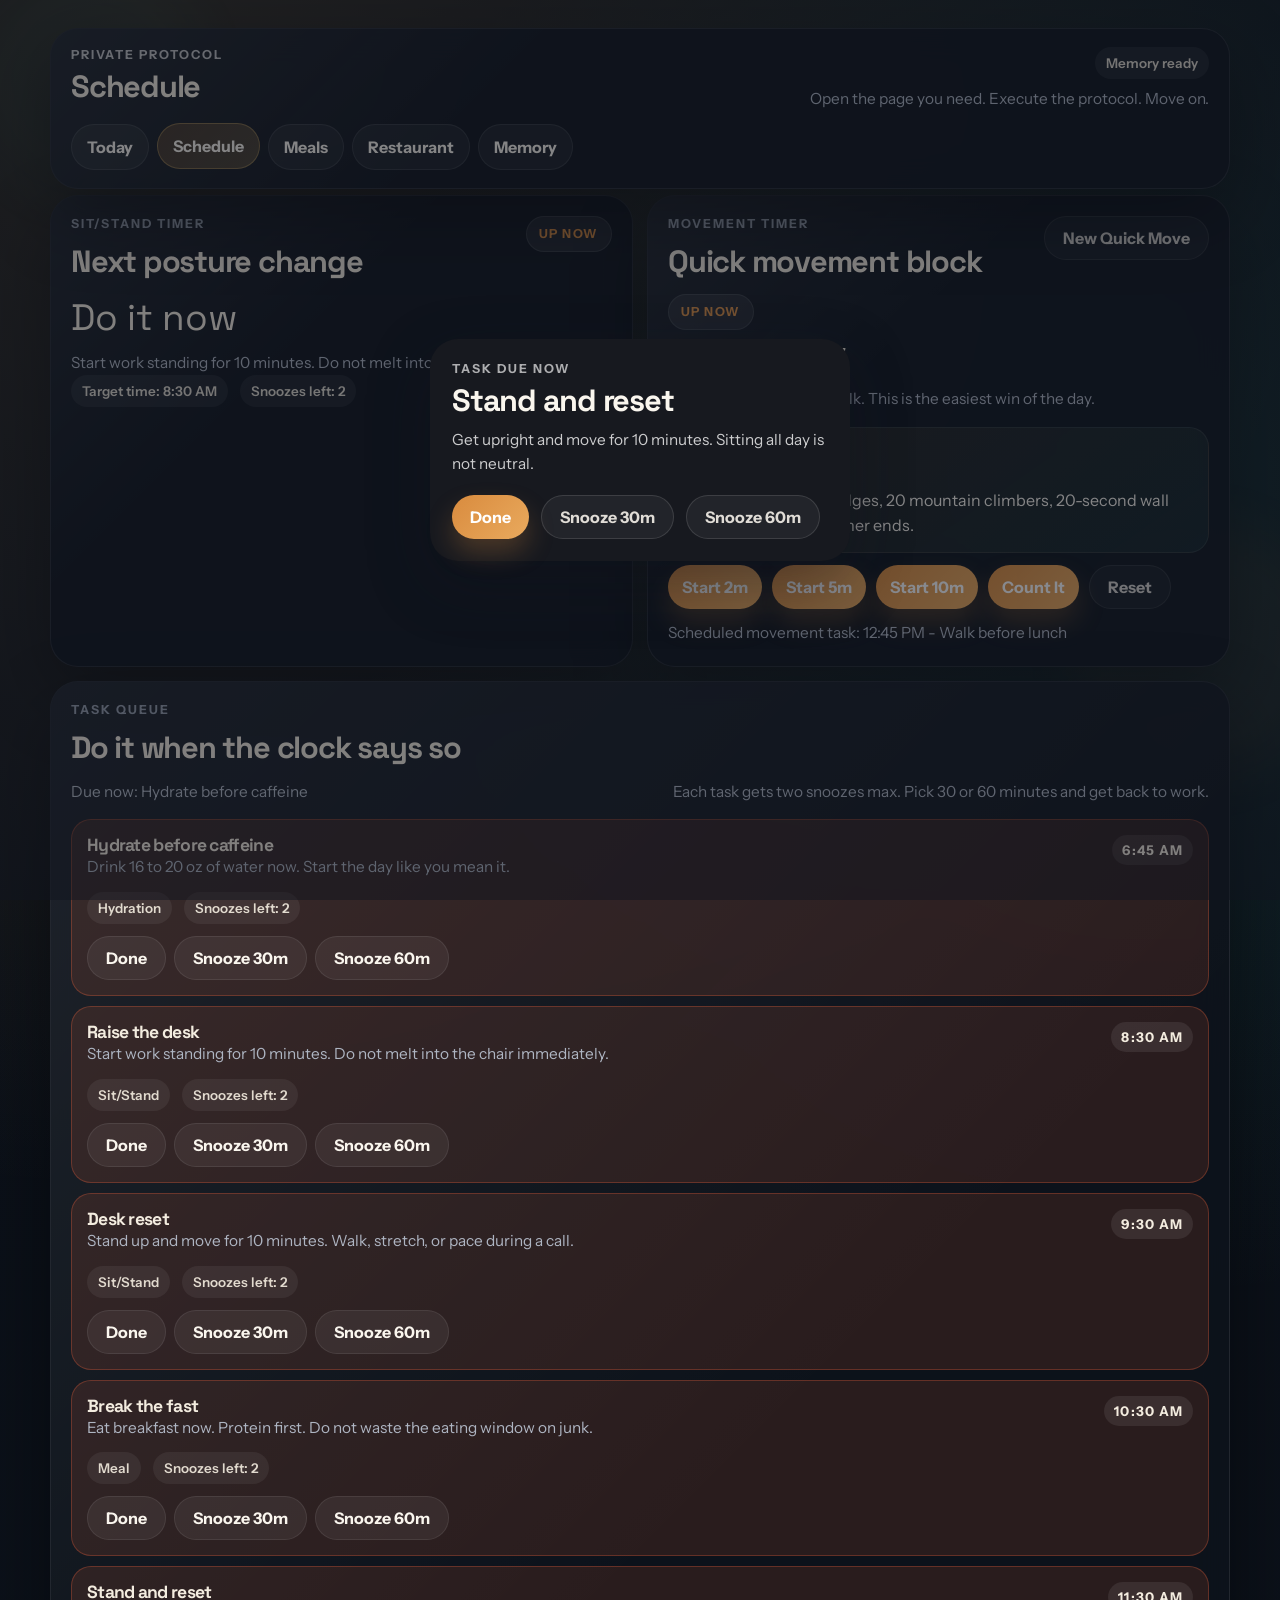
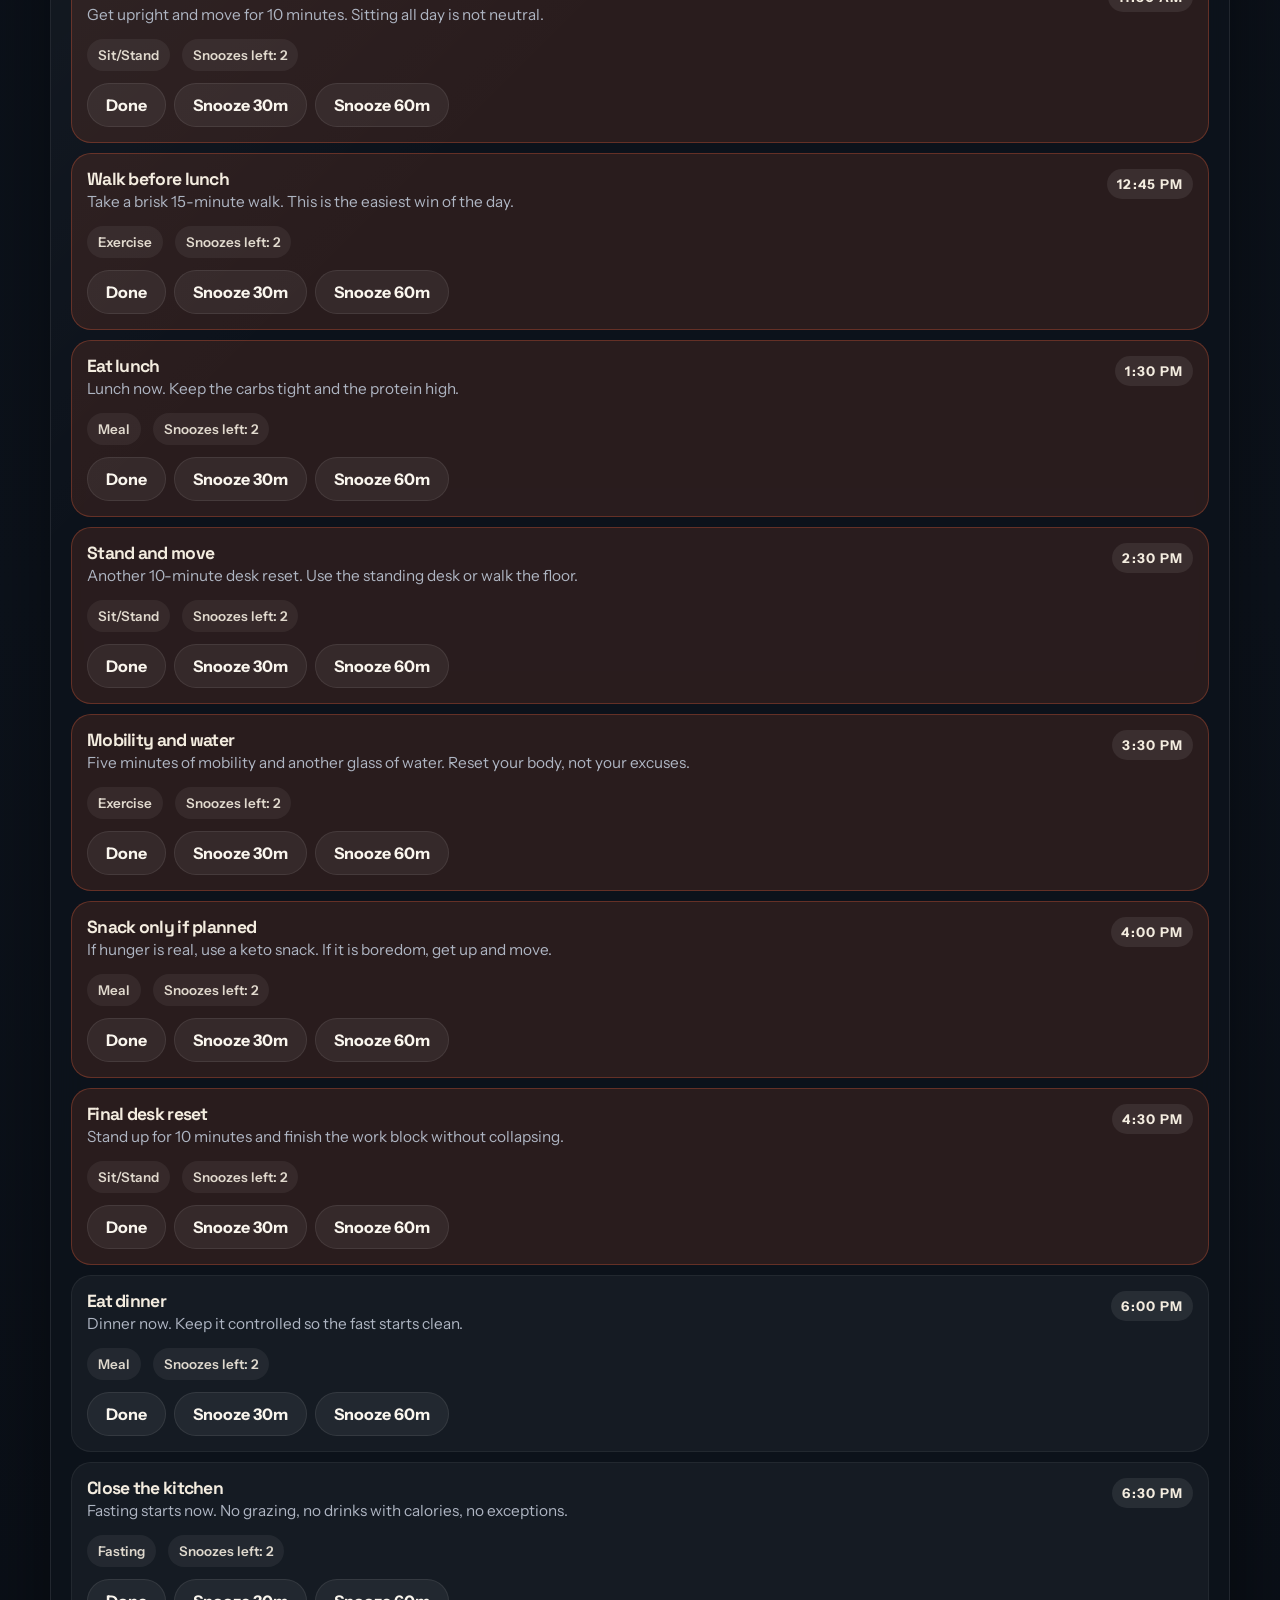
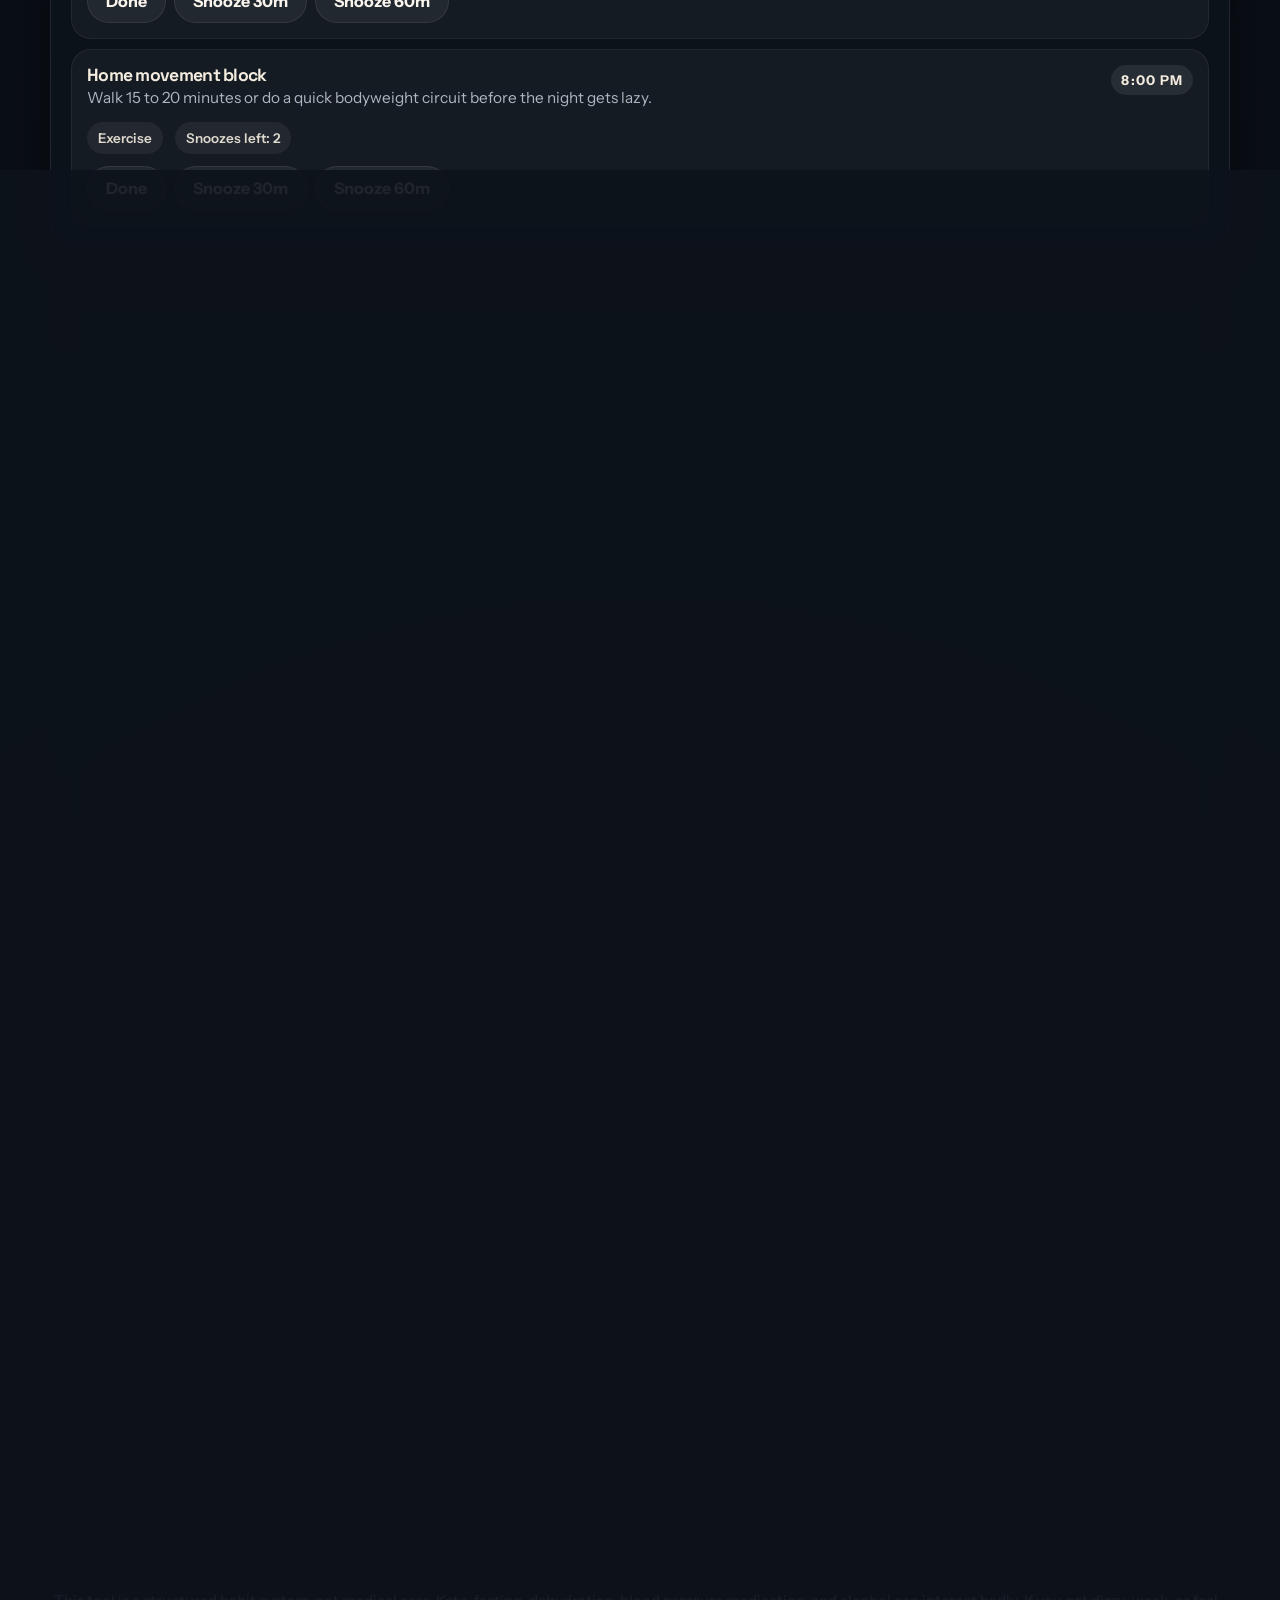
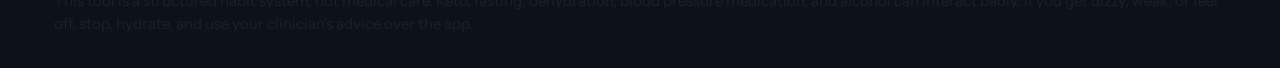
<file: schedule.html>
<!DOCTYPE html>
<html lang="en">
  <head>
    <meta charset="UTF-8" />
    <meta name="viewport" content="width=device-width, initial-scale=1.0, viewport-fit=cover" />
    <meta name="theme-color" content="#0b1018" />
    <meta name="apple-mobile-web-app-capable" content="yes" />
    <meta name="apple-mobile-web-app-status-bar-style" content="black-translucent" />
    <meta name="apple-mobile-web-app-title" content="DietHawk" />
    <meta
      name="description"
      content="DietHawk is Steve Hawkins' direct, mobile-first keto, fasting, cholesterol-aware, movement, and tracking guide."
    />
    <title>DietHawk | Schedule</title>
    <link rel="manifest" href="./manifest.webmanifest" />
    <link rel="icon" href="./icon.svg" type="image/svg+xml" />
    <link rel="apple-touch-icon" href="./icon.svg" />
    <link rel="preconnect" href="https://fonts.googleapis.com" />
    <link rel="preconnect" href="https://fonts.gstatic.com" crossorigin />
    <link
      href="https://fonts.googleapis.com/css2?family=Instrument+Sans:wght@400;500;600;700&family=Space+Grotesk:wght@500;700&display=swap"
      rel="stylesheet"
    />
    <link rel="stylesheet" href="./styles.css" />
    <script src="./page-loader.js" defer></script>
  </head>
  <body data-page="schedule">
    <main class="app-shell">
      <section class="panel" style="padding: 22px; margin-top: 24px;">
        <p class="eyebrow">Loading</p>
        <h1>DietHawk</h1>
        <p class="support-text">Loading the schedule page.</p>
      </section>
    </main>
  </body>
</html>
</file>
<file: styles.css>
:root {
  --bg: #070a10;
  --panel: rgba(11, 15, 23, 0.95);
  --panel-soft: rgba(14, 19, 28, 0.92);
  --surface: rgba(24, 31, 42, 0.92);
  --surface-2: rgba(31, 39, 52, 0.94);
  --text: #f3ecdf;
  --text-light: #faf6ee;
  --muted: #aeb5c2;
  --accent: #d98b3e;
  --accent-2: #f0c36d;
  --accent-3: #42c4b1;
  --danger: #cf6958;
  --success: #69d5a3;
  --border: rgba(255, 255, 255, 0.09);
  --shadow: 0 28px 70px rgba(0, 0, 0, 0.42);
  --radius-xl: 28px;
  --radius-lg: 20px;
  --radius-md: 15px;
  --radius-sm: 12px;
}

* {
  box-sizing: border-box;
}

html {
  scroll-behavior: smooth;
}

body {
  margin: 0;
  min-height: 100vh;
  font-family: "Instrument Sans", sans-serif;
  color: var(--text);
  background:
    radial-gradient(circle at 12% 0%, rgba(240, 195, 109, 0.16), transparent 24%),
    radial-gradient(circle at 90% 10%, rgba(66, 196, 177, 0.14), transparent 18%),
    radial-gradient(circle at 50% 100%, rgba(217, 139, 62, 0.08), transparent 28%),
    linear-gradient(180deg, #090d14 0%, #0c121b 45%, #070a10 100%);
  padding: calc(18px + env(safe-area-inset-top)) 14px calc(28px + env(safe-area-inset-bottom));
}

button,
input,
select,
textarea {
  font: inherit;
}

button {
  border: 0;
  cursor: pointer;
}

.ambient {
  position: fixed;
  border-radius: 999px;
  filter: blur(28px);
  opacity: 0.45;
  pointer-events: none;
  z-index: 0;
}

.ambient-one {
  width: 240px;
  height: 240px;
  background: rgba(66, 196, 177, 0.12);
  top: -40px;
  left: -30px;
}

.ambient-two {
  width: 260px;
  height: 260px;
  background: rgba(217, 139, 62, 0.16);
  bottom: 120px;
  right: -50px;
}

.app-shell {
  position: relative;
  z-index: 1;
  width: min(1180px, 100%);
  margin: 0 auto;
}

.page-menu {
  position: sticky;
  top: calc(10px + env(safe-area-inset-top));
  z-index: 15;
  margin-bottom: 16px;
  padding: 18px 20px;
  background:
    linear-gradient(145deg, rgba(10, 14, 21, 0.97), rgba(14, 19, 29, 0.96)),
    radial-gradient(circle at top right, rgba(240, 195, 109, 0.08), transparent 30%);
}

.page-menu-top {
  display: flex;
  justify-content: space-between;
  align-items: flex-start;
  gap: 16px;
  margin-bottom: 12px;
}

.page-menu-copy {
  max-width: 30ch;
  font-size: 0.96rem;
  line-height: 1.55;
}

.page-menu-side {
  display: grid;
  gap: 8px;
  justify-items: end;
}

.memory-sync-chip {
  transition: background 180ms ease, border-color 180ms ease, color 180ms ease;
}

.memory-sync-chip.saving {
  background: rgba(255, 197, 90, 0.12);
  border-color: rgba(255, 197, 90, 0.28);
  color: var(--accent-2);
}

.memory-sync-chip.synced {
  background: rgba(95, 215, 162, 0.12);
  border-color: rgba(95, 215, 162, 0.26);
  color: var(--success);
}

.memory-sync-chip.local {
  background: rgba(255, 106, 61, 0.12);
  border-color: rgba(255, 106, 61, 0.26);
  color: var(--accent);
}

.page-links {
  display: flex;
  gap: 8px;
  flex-wrap: wrap;
}

.page-link {
  display: inline-flex;
  align-items: center;
  justify-content: center;
  min-height: 46px;
  padding: 0 15px;
  border-radius: 999px;
  border: 1px solid var(--border);
  background: rgba(255, 255, 255, 0.05);
  color: var(--text-light);
  text-decoration: none;
  font-weight: 700;
  white-space: nowrap;
  transition: transform 180ms ease, background 180ms ease, border-color 180ms ease;
}

.page-link:hover,
.page-link.active {
  transform: translateY(-1px);
}

.page-link.active {
  background: linear-gradient(135deg, rgba(217, 139, 62, 0.22), rgba(240, 195, 109, 0.22));
  border-color: rgba(240, 195, 109, 0.34);
}

.page-hidden {
  display: none !important;
}

.panel {
  position: relative;
  overflow: hidden;
  border-radius: var(--radius-xl);
  background: var(--panel-soft);
  border: 1px solid var(--border);
  box-shadow: var(--shadow);
  backdrop-filter: blur(16px);
}

.panel::before {
  content: "";
  position: absolute;
  inset: 0;
  background: linear-gradient(135deg, rgba(255, 255, 255, 0.07), transparent 38%);
  pointer-events: none;
}

.hero {
  display: grid;
  gap: 18px;
  grid-template-columns: 1.6fr 1fr;
  padding: 26px;
  margin-bottom: 16px;
  background:
    linear-gradient(135deg, rgba(8, 11, 16, 0.99), rgba(14, 19, 29, 0.97)),
    radial-gradient(circle at top right, rgba(240, 195, 109, 0.14), transparent 34%),
    linear-gradient(160deg, rgba(217, 139, 62, 0.12), transparent 70%);
  color: var(--text-light);
}

.hero::after {
  content: "";
  position: absolute;
  inset: auto -40px -110px auto;
  width: 260px;
  height: 260px;
  border-radius: 50%;
  background: radial-gradient(circle, rgba(240, 195, 109, 0.22), transparent 65%);
}

.eyebrow {
  margin: 0 0 8px;
  font-size: 0.78rem;
  font-weight: 700;
  letter-spacing: 0.16em;
  text-transform: uppercase;
  color: rgba(255, 255, 255, 0.72);
}

.hero .eyebrow,
.phase-panel .eyebrow,
.warning-panel .eyebrow,
.tracker-panel .eyebrow,
.goals-panel .eyebrow,
.schedule-panel .eyebrow,
.timeline-panel .eyebrow,
.meal-panel .eyebrow,
.move-panel .eyebrow,
.learning-panel .eyebrow,
.alcohol-panel .eyebrow,
.motivation-panel .eyebrow,
.memory-panel .eyebrow,
.sitstand-panel .eyebrow,
.movement-timer-panel .eyebrow {
  color: rgba(166, 175, 190, 0.88);
}

.hero-copy,
.hero-side,
.panel-head,
.task-card,
.meal-card,
.move-card,
.quote-card,
.tracker-card,
.mini-stat,
.mindset-card,
.rule-card,
.goal-card,
.timeline-card,
.drink-chip,
.alcohol-stat {
  position: relative;
  z-index: 1;
}

h1,
h2,
h3 {
  margin: 0;
  font-family: "Space Grotesk", sans-serif;
  letter-spacing: -0.04em;
}

h1 {
  font-size: clamp(2.5rem, 6vw, 4.5rem);
  line-height: 0.95;
  max-width: 10ch;
}

h2 {
  font-size: clamp(1.3rem, 2.4vw, 2rem);
  line-height: 1.08;
}

h3 {
  font-size: 1.1rem;
  line-height: 1.16;
}

p {
  margin: 0;
}

.hero-lead {
  max-width: 52ch;
  margin-top: 12px;
  color: rgba(247, 246, 242, 0.76);
  font-size: 1rem;
  line-height: 1.6;
}

.hero-signature {
  display: flex;
  gap: 10px;
  flex-wrap: wrap;
  margin: 18px 0 0;
}

.signature-chip {
  padding: 9px 11px;
  border-radius: 999px;
  background: rgba(255, 255, 255, 0.06);
  border: 1px solid rgba(240, 195, 109, 0.18);
  color: rgba(250, 246, 238, 0.92);
  font-size: 0.76rem;
  font-weight: 700;
  letter-spacing: 0.07em;
  text-transform: uppercase;
}

.hero-actions,
.tracker-actions,
.modal-actions,
.steps-row,
.drink-buttons,
.warning-chips,
.totals-grid,
.task-meta,
.meal-macros,
.tracker-grid,
.move-grid,
.motivation-grid,
.profile-grid,
.command-grid,
.meal-layout,
.task-subhead,
.rule-list,
.alcohol-summary {
  display: flex;
  gap: 12px;
  flex-wrap: wrap;
}

.primary-button,
.secondary-button,
.ghost-button,
.tracker-actions button,
.task-actions button,
.meal-card button,
.drink-buttons button {
  min-height: 44px;
  border-radius: 999px;
  padding: 0 18px;
  font-weight: 700;
  transition: transform 180ms ease, box-shadow 180ms ease, background 180ms ease;
}

.primary-button:hover,
.secondary-button:hover,
.ghost-button:hover,
.tracker-actions button:hover,
.task-actions button:hover,
.meal-card button:hover,
.drink-buttons button:hover {
  transform: translateY(-1px);
}

.primary-button {
  background: linear-gradient(135deg, var(--accent), #e9aa5e);
  color: white;
  box-shadow: 0 14px 26px rgba(217, 139, 62, 0.26);
}

.primary-button.small {
  min-height: 40px;
  padding: 0 14px;
}

.secondary-button {
  background: rgba(255, 255, 255, 0.05);
  border: 1px solid rgba(255, 255, 255, 0.12);
  color: rgba(250, 246, 238, 0.88);
}

.ghost-button {
  background: rgba(255, 255, 255, 0.04);
  color: rgba(250, 246, 238, 0.84);
  border: 1px solid rgba(255, 255, 255, 0.08);
}

.profile-grid {
  display: grid;
  grid-template-columns: repeat(2, minmax(0, 1fr));
  gap: 10px;
}

.mini-stat,
.mindset-card {
  padding: 15px;
  border-radius: var(--radius-lg);
  background: rgba(255, 255, 255, 0.06);
  border: 1px solid rgba(255, 255, 255, 0.08);
}

.mini-label {
  display: block;
  margin-bottom: 8px;
  color: rgba(255, 255, 255, 0.62);
  font-size: 0.82rem;
}

.mini-stat strong {
  font-size: 1.45rem;
}

.mindset-card {
  margin-top: 12px;
}

.install-card {
  margin-top: 12px;
  padding: 16px;
  border-radius: var(--radius-lg);
  background: rgba(255, 255, 255, 0.05);
  border: 1px solid rgba(255, 255, 255, 0.08);
}

.install-card.hidden {
  display: none;
}

.install-message {
  color: rgba(255, 255, 255, 0.74);
  font-size: 0.96rem;
  line-height: 1.55;
}

.install-dismiss {
  margin-top: 12px;
}

.mindset-message {
  font-size: 1.05rem;
  line-height: 1.45;
  color: rgba(255, 255, 255, 0.9);
}

.brief-band {
  margin-bottom: 14px;
  padding: 20px;
  background:
    linear-gradient(145deg, rgba(10, 14, 21, 0.98), rgba(15, 21, 31, 0.96)),
    radial-gradient(circle at top left, rgba(66, 196, 177, 0.08), transparent 30%);
}

.brief-head {
  align-items: end;
  gap: 16px;
}

.brief-intro {
  max-width: 34ch;
}

.brief-grid {
  display: grid;
  grid-template-columns: repeat(4, minmax(0, 1fr));
  gap: 10px;
}

.brief-card {
  position: relative;
  z-index: 1;
  min-height: 100%;
  padding: 16px;
  border-radius: var(--radius-lg);
  background: rgba(255, 255, 255, 0.04);
  border: 1px solid rgba(255, 255, 255, 0.07);
}

.brief-card-primary {
  background: linear-gradient(145deg, rgba(217, 139, 62, 0.14), rgba(240, 195, 109, 0.08));
  border-color: rgba(240, 195, 109, 0.22);
}

.brief-kicker {
  display: block;
  margin-bottom: 10px;
  color: rgba(250, 246, 238, 0.72);
  font-size: 0.78rem;
  font-weight: 800;
  letter-spacing: 0.14em;
  text-transform: uppercase;
}

.brief-value {
  display: block;
  margin-bottom: 8px;
  color: var(--text-light);
  font-family: "Space Grotesk", sans-serif;
  font-size: 1.08rem;
  line-height: 1.25;
}

.brief-note {
  color: var(--muted);
  font-size: 0.95rem;
  line-height: 1.55;
}

.command-grid {
  display: grid;
  grid-template-columns: repeat(12, minmax(0, 1fr));
  gap: 14px;
  margin-bottom: 14px;
}

.lower-grid {
  align-items: stretch;
}

.phase-panel,
.tracker-panel {
  grid-column: span 6;
}

.warning-panel,
.goals-panel,
.move-panel,
.learning-panel,
.alcohol-panel,
.sitstand-panel,
.movement-timer-panel {
  grid-column: span 6;
}

.learning-panel {
  grid-column: span 12;
}

.phase-panel,
.warning-panel,
.tracker-panel,
.goals-panel,
.sitstand-panel,
.movement-timer-panel,
.schedule-panel,
.timeline-panel,
.meal-panel,
.restaurant-panel,
.memory-panel,
.move-panel,
.learning-panel,
.alcohol-panel,
.motivation-panel {
  padding: 20px;
}

.panel-head {
  display: flex;
  justify-content: space-between;
  align-items: flex-start;
  gap: 16px;
  margin-bottom: 16px;
}

.panel-head > div {
  display: grid;
  gap: 6px;
}

.panel-head.compact {
  margin-bottom: 16px;
}

.phase-badge {
  align-self: center;
  padding: 9px 13px;
  border-radius: 999px;
  background: rgba(217, 139, 62, 0.14);
  color: var(--accent);
  font-size: 0.78rem;
  font-weight: 800;
  letter-spacing: 0.12em;
}

.phase-badge.eating {
  background: rgba(91, 209, 153, 0.16);
  color: #0a7d58;
}

.timer-pill {
  display: inline-flex;
  align-items: center;
  justify-content: center;
  min-height: 36px;
  padding: 0 12px;
  border-radius: 999px;
  background: rgba(255, 255, 255, 0.07);
  border: 1px solid var(--border);
  color: var(--text-light);
  font-size: 0.78rem;
  font-weight: 800;
  letter-spacing: 0.12em;
  text-transform: uppercase;
}

.timer-pill.ready {
  color: var(--accent-2);
}

.timer-pill.active {
  color: var(--accent-3);
}

.timer-pill.due {
  color: var(--accent);
}

.countdown {
  margin-bottom: 10px;
  font-family: "Space Grotesk", sans-serif;
  font-size: clamp(1.6rem, 4vw, 2.3rem);
}

.support-text {
  color: var(--muted);
  max-width: 62ch;
  font-size: 0.96rem;
  line-height: 1.6;
}

.clock-row {
  display: flex;
  gap: 8px;
  flex-wrap: wrap;
  margin-bottom: 14px;
}

.rule-list {
  margin-top: 16px;
  display: grid;
  grid-template-columns: repeat(3, minmax(0, 1fr));
  gap: 10px;
}

.rule-card {
  padding: 14px;
  border-radius: var(--radius-md);
  background: rgba(255, 255, 255, 0.04);
}

.rule-title,
.tracker-label,
.move-tag {
  display: block;
  margin-bottom: 8px;
  font-size: 0.82rem;
  font-weight: 700;
  letter-spacing: 0.08em;
  text-transform: uppercase;
  color: var(--muted);
}

.rule-card-warning {
  background: rgba(255, 106, 61, 0.12);
}

.warning-message {
  min-height: 72px;
  padding: 14px;
  border-radius: var(--radius-md);
  background: rgba(255, 255, 255, 0.04);
  font-size: 0.98rem;
  line-height: 1.6;
}

.warning-message.minor {
  min-height: 0;
  margin-top: 14px;
}

.warning-chip,
.total-chip {
  padding: 8px 11px;
  border-radius: 999px;
  background: rgba(255, 255, 255, 0.06);
  color: rgba(243, 236, 223, 0.9);
  font-size: 0.84rem;
  font-weight: 600;
}

.tracker-grid,
.totals-grid {
  margin-top: 10px;
}

.totals-grid {
  gap: 8px;
}

.tracker-grid {
  display: grid;
  grid-template-columns: repeat(3, minmax(0, 1fr));
  gap: 12px;
}

.tracker-card,
.alcohol-stat,
.goal-card,
.task-card,
.timeline-card,
.meal-card,
.move-card,
.quote-card {
  border-radius: var(--radius-lg);
  background: rgba(255, 255, 255, 0.04);
  border: 1px solid rgba(255, 255, 255, 0.06);
}

.tracker-card,
.alcohol-stat {
  padding: 15px;
}

.tracker-card strong,
.alcohol-stat strong {
  display: block;
  margin-bottom: 10px;
  font-size: 1.5rem;
  font-family: "Space Grotesk", sans-serif;
}

.tracker-card-wide {
  grid-column: span 1;
}

.steps-row {
  align-items: center;
}

.steps-meta {
  margin-top: 8px;
}

.steps-sync-note {
  margin-top: 8px;
  max-width: 44ch;
  font-size: 0.93rem;
  line-height: 1.55;
}

#steps-input {
  width: 100%;
  min-height: 44px;
  border: 1px solid rgba(255, 255, 255, 0.08);
  border-radius: 14px;
  padding: 0 14px;
  background: rgba(255, 255, 255, 0.05);
  color: var(--text-light);
}

.goals-list,
.task-list,
.timeline-list,
.meal-grid {
  display: grid;
  gap: 10px;
}

.goal-card {
  padding: 13px;
}

.goal-head {
  display: flex;
  justify-content: space-between;
  background: rgba(255, 255, 255, 0.08);
  margin-bottom: 10px;
}

.timer-stack {
  margin-bottom: 16px;
}

.quick-move-card {
  padding: 15px;
  margin-bottom: 12px;
  border-radius: var(--radius-lg);
  background: linear-gradient(145deg, rgba(217, 139, 62, 0.12), rgba(66, 196, 177, 0.08));
  border: 1px solid rgba(255, 255, 255, 0.08);
}

.quick-move-card p {
  color: var(--text-light);
  line-height: 1.55;
}

.timer-controls {
  display: flex;
  gap: 10px;
  flex-wrap: wrap;
  margin-bottom: 12px;
}

.restaurant-intro {
  margin-bottom: 14px;
  max-width: 58ch;
}

.restaurant-form {
  display: grid;
  grid-template-columns: repeat(2, minmax(0, 1fr));
  gap: 10px;
  margin-bottom: 12px;
}

.restaurant-field {
  display: grid;
  gap: 8px;
}

.restaurant-field span {
  font-size: 0.78rem;
  font-weight: 700;
  letter-spacing: 0.08em;
  text-transform: uppercase;
  color: var(--muted);
}

.restaurant-field input,
.restaurant-field textarea,
.restaurant-field select {
  width: 100%;
  border: 1px solid rgba(255, 255, 255, 0.08);
  border-radius: 14px;
  padding: 11px 13px;
  background: rgba(255, 255, 255, 0.05);
  color: var(--text-light);
  resize: vertical;
}

.restaurant-field select {
  min-height: 48px;
  resize: none;
}

.restaurant-field textarea {
  min-height: 124px;
}

.restaurant-field input[type="file"] {
  padding: 10px 12px;
  color: var(--muted);
}

.restaurant-field input[type="file"]::file-selector-button {
  margin-right: 12px;
  min-height: 38px;
  border: 0;
  border-radius: 999px;
  padding: 0 14px;
  background: linear-gradient(135deg, var(--accent), #ff7f4f);
  color: white;
  font-weight: 700;
  cursor: pointer;
}

.restaurant-field-note {
  color: var(--muted);
  font-size: 0.92rem;
  line-height: 1.5;
}

.restaurant-field-wide {
  grid-column: 1 / -1;
}

.restaurant-photo-chips {
  margin-bottom: 12px;
}

.restaurant-actions {
  display: flex;
  gap: 10px;
  flex-wrap: wrap;
  margin-bottom: 12px;
}

.restaurant-secondary-section {
  display: grid;
  gap: 10px;
  margin-top: 12px;
}

.restaurant-results {
  margin-top: 12px;
}

.restaurant-verdict {
  padding: 15px;
  border-radius: var(--radius-lg);
  background: rgba(255, 255, 255, 0.05);
  border: 1px solid rgba(255, 255, 255, 0.08);
  font-family: "Space Grotesk", sans-serif;
  font-size: clamp(1.05rem, 2vw, 1.3rem);
  line-height: 1.45;
}

.restaurant-verdict.go {
  border-color: rgba(95, 215, 162, 0.28);
  background: rgba(95, 215, 162, 0.08);
}

.restaurant-verdict.caution,
.restaurant-verdict.hold {
  border-color: rgba(255, 197, 90, 0.26);
  background: rgba(255, 197, 90, 0.1);
}

.restaurant-verdict.avoid {
  border-color: rgba(207, 105, 88, 0.32);
  background: rgba(207, 105, 88, 0.14);
}

.restaurant-verdict.loading,
.restaurant-verdict.idle {
  color: var(--text-light);
}

.restaurant-columns {
  display: grid;
  grid-template-columns: repeat(2, minmax(0, 1fr));
  gap: 12px;
  margin-top: 12px;
}

.restaurant-column {
  display: grid;
  gap: 12px;
}

.restaurant-option-list {
  display: grid;
  gap: 8px;
}

.restaurant-option,
.restaurant-empty {
  padding: 13px;
  border-radius: var(--radius-md);
  background: rgba(255, 255, 255, 0.04);
  border: 1px solid rgba(255, 255, 255, 0.06);
}

.restaurant-option h4,
.restaurant-empty {
  margin: 0 0 8px;
  font-size: 1rem;
  font-family: "Space Grotesk", sans-serif;
}

.restaurant-option p {
  margin: 0;
  color: var(--muted);
  font-size: 0.95rem;
  line-height: 1.5;
}

.restaurant-option-actions {
  display: flex;
  gap: 10px;
  flex-wrap: wrap;
  margin-top: 12px;
}

.restaurant-option-actions button {
  min-height: 40px;
  border-radius: 999px;
  padding: 0 14px;
  background: rgba(255, 255, 255, 0.06);
  color: var(--text-light);
  border: 1px solid rgba(255, 255, 255, 0.08);
  font-weight: 700;
  transition: transform 180ms ease, background 180ms ease;
}

.restaurant-option-actions button:hover {
  transform: translateY(-1px);
}

.restaurant-option.good {
  border-color: rgba(95, 215, 162, 0.24);
}

.restaurant-option.bad {
  border-color: rgba(255, 106, 61, 0.24);
}

.memory-callout {
  margin-top: 12px;
  padding: 15px;
  border-radius: var(--radius-md);
  border: 1px solid rgba(66, 196, 177, 0.18);
  background: rgba(66, 196, 177, 0.08);
  color: var(--text-light);
  line-height: 1.55;
}

.memory-columns {
  margin-top: 12px;
}

.memory-meta {
  color: var(--muted);
  font-size: 0.9rem;
}

.memory-disliked-controls {
  display: flex;
  gap: 8px;
  margin-top: 10px;
  align-items: center;
}

.memory-wide-column {
  margin-top: 12px;
}

#disliked-food-input {
  width: 100%;
  min-height: 44px;
  border: 1px solid rgba(255, 255, 255, 0.08);
  border-radius: 14px;
  padding: 0 14px;
  background: rgba(255, 255, 255, 0.05);
  color: var(--text-light);
}

.memory-chip-list {
  margin-top: 10px;
}

.restaurant-command-surface {
  display: grid;
  grid-template-columns: minmax(0, 1.45fr) minmax(300px, 0.95fr);
  gap: 16px;
  align-items: start;
}

.restaurant-story,
.restaurant-tool-panel,
.restaurant-primary-lane,
.restaurant-alternate-lane,
.memory-dossier-card,
.memory-module,
.memory-maintenance,
.memory-avoid-module {
  padding: 16px;
  border-radius: var(--radius-lg);
  background: rgba(255, 255, 255, 0.04);
  border: 1px solid rgba(255, 255, 255, 0.06);
}

.restaurant-story,
.restaurant-tool-panel,
.memory-dossier-card,
.memory-module,
.memory-maintenance,
.memory-avoid-module {
  display: grid;
  gap: 12px;
}

.restaurant-tool-panel {
  background:
    linear-gradient(145deg, rgba(18, 25, 36, 0.94), rgba(12, 18, 28, 0.92)),
    radial-gradient(circle at top right, rgba(240, 195, 109, 0.08), transparent 34%);
}

.restaurant-status-chips,
.memory-stats-chips {
  margin-top: 0;
}

.restaurant-results.restaurant-decision-stack {
  margin-top: 0;
}

.restaurant-notes,
.memory-overview {
  max-width: 60ch;
}

.restaurant-support-grid,
.memory-brief-grid,
.memory-playbook-grid,
.restaurant-recommendation-grid {
  display: grid;
  gap: 14px;
}

.restaurant-support-grid,
.memory-brief-grid,
.memory-playbook-grid {
  grid-template-columns: repeat(2, minmax(0, 1fr));
}

.restaurant-recommendation-grid {
  grid-template-columns: minmax(0, 1.3fr) minmax(0, 0.9fr);
  margin-top: 14px;
}

.restaurant-brief-card {
  display: grid;
  gap: 10px;
  min-height: 100%;
  padding: 15px;
  border-radius: var(--radius-md);
  background: rgba(255, 255, 255, 0.04);
  border: 1px solid rgba(255, 255, 255, 0.06);
}

.restaurant-brief-card-tool,
.memory-dossier-card {
  background:
    linear-gradient(145deg, rgba(15, 22, 33, 0.95), rgba(18, 26, 38, 0.88)),
    radial-gradient(circle at top right, rgba(66, 196, 177, 0.08), transparent 32%);
}

.restaurant-memory-brief,
.restaurant-brief-note,
.memory-section-head .support-text,
.restaurant-section-head .support-text {
  max-width: 32ch;
}

.restaurant-brief-card .restaurant-photo-chips,
.memory-dossier-card .memory-callout {
  margin-top: 0;
  margin-bottom: 0;
}

.restaurant-section-head,
.memory-section-head {
  display: flex;
  justify-content: space-between;
  align-items: flex-start;
  gap: 12px;
  margin-bottom: 12px;
}

.restaurant-primary-lane {
  background: linear-gradient(145deg, rgba(217, 139, 62, 0.08), rgba(240, 195, 109, 0.04));
}

.restaurant-primary-lane .restaurant-option-list {
  gap: 10px;
}

.restaurant-primary-lane .restaurant-option.good {
  background: linear-gradient(145deg, rgba(95, 215, 162, 0.12), rgba(240, 195, 109, 0.06));
  border-color: rgba(95, 215, 162, 0.2);
}

.restaurant-primary-lane .restaurant-option.good h4 {
  font-size: 1.05rem;
}

.restaurant-option-actions button[data-restaurant-option-action="ate"] {
  background: linear-gradient(135deg, rgba(217, 139, 62, 0.94), rgba(240, 195, 109, 0.94));
  border-color: rgba(240, 195, 109, 0.28);
  color: #0f141d;
}

.restaurant-option-actions button[data-restaurant-option-action="reject"] {
  background: rgba(255, 255, 255, 0.04);
}

.restaurant-secondary-section {
  padding: 14px 16px 0;
  border-top: 1px solid rgba(255, 255, 255, 0.06);
}

.restaurant-secondary-section .restaurant-option.bad {
  background: rgba(255, 106, 61, 0.08);
}

.memory-head {
  margin-bottom: 10px;
}

.memory-module-primary {
  background: linear-gradient(145deg, rgba(217, 139, 62, 0.08), rgba(240, 195, 109, 0.04));
}

.memory-brief-grid,
.memory-playbook-grid,
.memory-maintenance {
  margin-top: 14px;
}

.memory-wide-column {
  margin-top: 14px;
}

.memory-maintenance-actions {
  margin-bottom: 0;
}

.removable-chip {
  border: 1px solid var(--border);
  cursor: pointer;
  transition: transform 180ms ease, background 180ms ease;
}

.removable-chip:hover {
  transform: translateY(-1px);
  background: rgba(255, 106, 61, 0.12);
}

.goal-head span:last-child {
  font-weight: 700;
}

.goal-bar {
  height: 10px;
  border-radius: 999px;
  background: rgba(17, 21, 30, 0.08);
  overflow: hidden;
}

.goal-fill {
  height: 100%;
  width: 0;
  border-radius: inherit;
  background: linear-gradient(90deg, var(--accent), var(--accent-2));
}

.goal-fill.good {
  background: linear-gradient(90deg, var(--success), #8ee7bf);
}

.goal-fill.warn {
  background: linear-gradient(90deg, #ff9a4d, #ffd26f);
}

.task-subhead {
  justify-content: space-between;
  align-items: center;
  gap: 12px;
  margin-bottom: 14px;
}

.task-card,
.timeline-card,
.meal-card,
.move-card,
.quote-card {
  padding: 15px;
}

.task-card {
  display: grid;
  gap: 12px;
}

.task-card.due {
  border-color: rgba(255, 106, 61, 0.28);
  background: rgba(255, 106, 61, 0.12);
}

.task-card.completed {
  opacity: 0.62;
}

.task-card.snoozed {
  background: rgba(52, 211, 194, 0.1);
}

.task-top,
.meal-top,
.timeline-top {
  display: flex;
  justify-content: space-between;
  align-items: flex-start;
  gap: 12px;
}

.task-time,
.meal-type,
.timeline-time {
  padding: 7px 10px;
  border-radius: 999px;
  background: rgba(255, 255, 255, 0.08);
  font-size: 0.84rem;
  font-weight: 800;
  letter-spacing: 0.08em;
  text-transform: uppercase;
}

.task-actions {
  display: flex;
  gap: 8px;
  flex-wrap: wrap;
}

.task-actions button,
.meal-card button,
.drink-buttons button,
.restaurant-option-actions button {
  background: rgba(255, 255, 255, 0.06);
  color: var(--text-light);
  border: 1px solid rgba(255, 255, 255, 0.08);
}

.task-actions button[disabled],
.meal-card button[disabled] {
  opacity: 0.4;
  cursor: not-allowed;
  transform: none;
}

.meal-layout {
  display: grid;
  grid-template-columns: repeat(2, minmax(0, 1fr));
  gap: 16px;
  margin-bottom: 16px;
}

.meal-grid {
  gap: 14px;
}

.meal-card {
  background:
    linear-gradient(140deg, rgba(18, 26, 38, 0.92), rgba(12, 18, 28, 0.9)),
    radial-gradient(circle at top right, rgba(255, 197, 90, 0.14), transparent 34%);
}

.meal-card p {
  color: var(--muted);
  line-height: 1.5;
}

.meal-preference-note {
  margin-top: 10px;
  color: rgba(255, 197, 90, 0.9) !important;
  font-size: 0.92rem;
}

.meal-macros {
  margin: 10px 0;
}

.meal-macros span {
  padding: 7px 10px;
  border-radius: 999px;
  background: rgba(255, 255, 255, 0.06);
  font-size: 0.82rem;
  font-weight: 700;
}

.move-grid,
.motivation-grid {
  display: grid;
  grid-template-columns: repeat(2, minmax(0, 1fr));
  gap: 10px;
}

.move-card,
.quote-card {
  min-height: 100%;
}

.move-card-accent,
.quote-card-accent {
  background: linear-gradient(145deg, rgba(217, 139, 62, 0.12), rgba(240, 195, 109, 0.08));
}

.drink-buttons {
  margin-bottom: 14px;
}

.alcohol-learning-copy {
  margin-top: 10px;
}

.learning-inline {
  display: flex;
  gap: 8px;
  align-items: center;
  margin-top: 10px;
}

.learning-inline input {
  width: 100%;
  min-height: 44px;
  border: 1px solid rgba(255, 255, 255, 0.08);
  border-radius: 14px;
  padding: 0 14px;
  background: rgba(255, 255, 255, 0.05);
  color: var(--text-light);
}

.compact-learning-list {
  margin-top: 10px;
}

.learning-form {
  display: grid;
  grid-template-columns: repeat(2, minmax(0, 1fr));
  gap: 10px;
  margin-top: 12px;
}

.drink-buttons button {
  background: rgba(255, 255, 255, 0.06);
}

.alcohol-summary {
  display: grid;
  grid-template-columns: repeat(3, minmax(0, 1fr));
  gap: 10px;
}

.quote-list {
  padding-left: 18px;
  margin: 10px 0 0;
  line-height: 1.7;
}

.footer-note {
  padding: 14px 4px 4px;
  color: var(--muted);
  font-size: 0.94rem;
  line-height: 1.55;
}

.toast {
  position: fixed;
  left: 50%;
  bottom: calc(18px + env(safe-area-inset-bottom));
  transform: translateX(-50%) translateY(24px);
  min-width: 220px;
  max-width: calc(100vw - 32px);
  padding: 14px 16px;
  border-radius: 18px;
  background: rgba(17, 21, 30, 0.94);
  color: white;
  box-shadow: 0 14px 34px rgba(17, 21, 30, 0.25);
  opacity: 0;
  pointer-events: none;
  transition: opacity 180ms ease, transform 180ms ease;
  z-index: 30;
}

.toast.visible {
  opacity: 1;
  transform: translateX(-50%) translateY(0);
}

.modal {
  position: fixed;
  inset: 0;
  display: grid;
  place-items: center;
  background: rgba(17, 21, 30, 0.5);
  padding: 16px;
  z-index: 40;
}

.modal.hidden {
  display: none;
}

.modal-card {
  width: min(420px, 100%);
  padding: 22px;
  border-radius: var(--radius-xl);
  background: #17191f;
  color: var(--text-light);
  box-shadow: 0 22px 60px rgba(17, 21, 30, 0.35);
}

.modal-card .eyebrow {
  color: rgba(255, 255, 255, 0.65);
}

.modal-card .support-text {
  color: rgba(255, 255, 255, 0.78);
  margin-top: 10px;
}

.modal-actions {
  margin-top: 18px;
}

@media (max-width: 980px) {
  .hero,
  .brief-grid,
  .command-grid,
  .meal-layout,
  .move-grid,
  .motivation-grid,
  .restaurant-command-surface,
  .restaurant-support-grid,
  .restaurant-recommendation-grid,
  .restaurant-columns,
  .restaurant-form,
  .memory-brief-grid,
  .memory-playbook-grid,
  .rule-list,
  .alcohol-summary,
  .tracker-grid {
    grid-template-columns: 1fr;
  }

  .phase-panel,
  .warning-panel,
  .tracker-panel,
  .goals-panel,
  .sitstand-panel,
  .movement-timer-panel,
  .move-panel,
  .learning-panel,
  .alcohol-panel {
    grid-column: span 12;
  }

  .hero {
    padding: 20px;
  }

  .learning-form {
    grid-template-columns: 1fr;
  }

  .restaurant-story,
  .restaurant-tool-panel,
  .restaurant-primary-lane,
  .restaurant-alternate-lane,
  .memory-dossier-card,
  .memory-module,
  .memory-maintenance,
  .memory-avoid-module {
    padding: 14px;
  }
}

@media (max-width: 720px) {
  body {
    padding-left: 12px;
    padding-right: 12px;
  }

  .page-menu {
    top: calc(8px + env(safe-area-inset-top));
    margin-bottom: 18px;
    padding: 14px 14px 12px;
  }

  .brief-band,
  .hero,
  .phase-panel,
  .warning-panel,
  .tracker-panel,
  .goals-panel,
  .sitstand-panel,
  .movement-timer-panel,
  .schedule-panel,
  .timeline-panel,
  .meal-panel,
  .restaurant-panel,
  .memory-panel,
  .move-panel,
  .learning-panel,
  .alcohol-panel,
  .motivation-panel {
    padding: 16px;
  }

  .page-menu-top,
  .page-menu-side,
  .brief-head,
  .panel-head,
  .task-subhead,
  .task-top,
  .meal-top,
  .timeline-top,
  .memory-disliked-controls {
    flex-direction: column;
    align-items: flex-start;
  }

  .page-menu-top {
    gap: 10px;
    margin-bottom: 10px;
  }

  .page-menu-copy {
    max-width: 28ch;
    font-size: 0.93rem;
  }

  .page-menu-side {
    width: 100%;
    gap: 8px;
    justify-items: start;
  }

  h1 {
    font-size: clamp(2.25rem, 11vw, 3.1rem);
    max-width: 8.5ch;
  }

  .hero {
    gap: 14px;
    margin-bottom: 12px;
  }

  .hero-copy {
    display: grid;
    gap: 12px;
  }

  .hero-signature {
    margin-top: 0;
    gap: 8px;
  }

  .hero-actions,
  .steps-row,
  .timer-controls,
  .restaurant-actions,
  .learning-inline,
  .memory-disliked-controls {
    display: grid;
    grid-template-columns: 1fr;
    gap: 10px;
    width: 100%;
  }

  .hero-side {
    display: grid;
    gap: 10px;
  }

  .profile-grid {
    grid-template-columns: 1fr 1fr;
    gap: 10px;
  }

  .mini-stat,
  .mindset-card,
  .install-card {
    padding: 14px;
  }

  .brief-head {
    gap: 10px;
    align-items: flex-start;
  }

  .brief-intro {
    max-width: 29ch;
    font-size: 0.92rem;
  }

  .brief-card {
    padding: 14px;
  }

  .panel-head,
  .panel-head.compact {
    gap: 10px;
    margin-bottom: 14px;
  }

  .command-grid {
    gap: 12px;
    margin-bottom: 12px;
  }

  .warning-chip,
  .total-chip,
  .phase-badge,
  .timer-pill,
  .task-time,
  .meal-type,
  .timeline-time {
    font-size: 0.78rem;
  }

  .support-text,
  .brief-note,
  .restaurant-option p,
  .memory-meta {
    font-size: 0.94rem;
  }

  .modal-actions,
  .task-actions,
  .tracker-actions,
  .drink-buttons,
  .restaurant-option-actions {
    flex-direction: column;
  }

  .primary-button,
  .secondary-button,
  .ghost-button,
  .task-actions button,
  .meal-card button,
  .drink-buttons button,
  .tracker-actions button,
  .restaurant-actions button,
  .timer-controls button {
    width: 100%;
  }

  .quote-list {
    padding-left: 16px;
  }

  .page-links {
    flex-wrap: nowrap;
    overflow-x: auto;
    margin: 0 -2px;
    padding: 0 2px 6px;
    scroll-snap-type: x proximity;
    -webkit-overflow-scrolling: touch;
  }

  .page-link {
    flex: 0 0 auto;
    scroll-snap-align: start;
  }

  #steps-input,
  #disliked-food-input,
  .learning-inline input {
    min-height: 46px;
  }

  .restaurant-field textarea {
    min-height: 116px;
  }
}

@media (max-width: 720px) {
  .restaurant-section-head,
  .memory-section-head {
    flex-direction: column;
    align-items: flex-start;
  }

  .restaurant-command-surface,
  .restaurant-recommendation-grid,
  .memory-brief-grid,
  .memory-playbook-grid {
    gap: 12px;
  }

  .restaurant-story,
  .restaurant-tool-panel,
  .restaurant-primary-lane,
  .restaurant-alternate-lane,
  .memory-dossier-card,
  .memory-module,
  .memory-maintenance,
  .memory-avoid-module {
    padding: 14px;
  }

  .restaurant-secondary-section {
    padding: 12px 0 0;
  }
}

@media (max-width: 430px) {
  body {
    padding-left: 10px;
    padding-right: 10px;
  }

  .page-menu,
  .brief-band,
  .hero,
  .phase-panel,
  .warning-panel,
  .tracker-panel,
  .goals-panel,
  .sitstand-panel,
  .movement-timer-panel,
  .schedule-panel,
  .timeline-panel,
  .meal-panel,
  .restaurant-panel,
  .memory-panel,
  .move-panel,
  .learning-panel,
  .alcohol-panel,
  .motivation-panel {
    padding: 15px;
  }

  .page-link {
    min-height: 44px;
    padding: 0 14px;
  }

  h1 {
    font-size: clamp(2.1rem, 10.8vw, 2.8rem);
  }

  .hero-lead,
  .install-message,
  .support-text,
  .brief-note,
  .restaurant-option p {
    font-size: 0.92rem;
  }

  .signature-chip,
  .warning-chip,
  .total-chip {
    font-size: 0.8rem;
  }

  .brief-kicker,
  .rule-title,
  .tracker-label,
  .move-tag,
  .restaurant-field span {
    font-size: 0.75rem;
  }

  .mini-stat strong {
    font-size: 1.35rem;
  }

  .tracker-card strong,
  .alcohol-stat strong {
    font-size: 1.4rem;
  }
}
</file>
